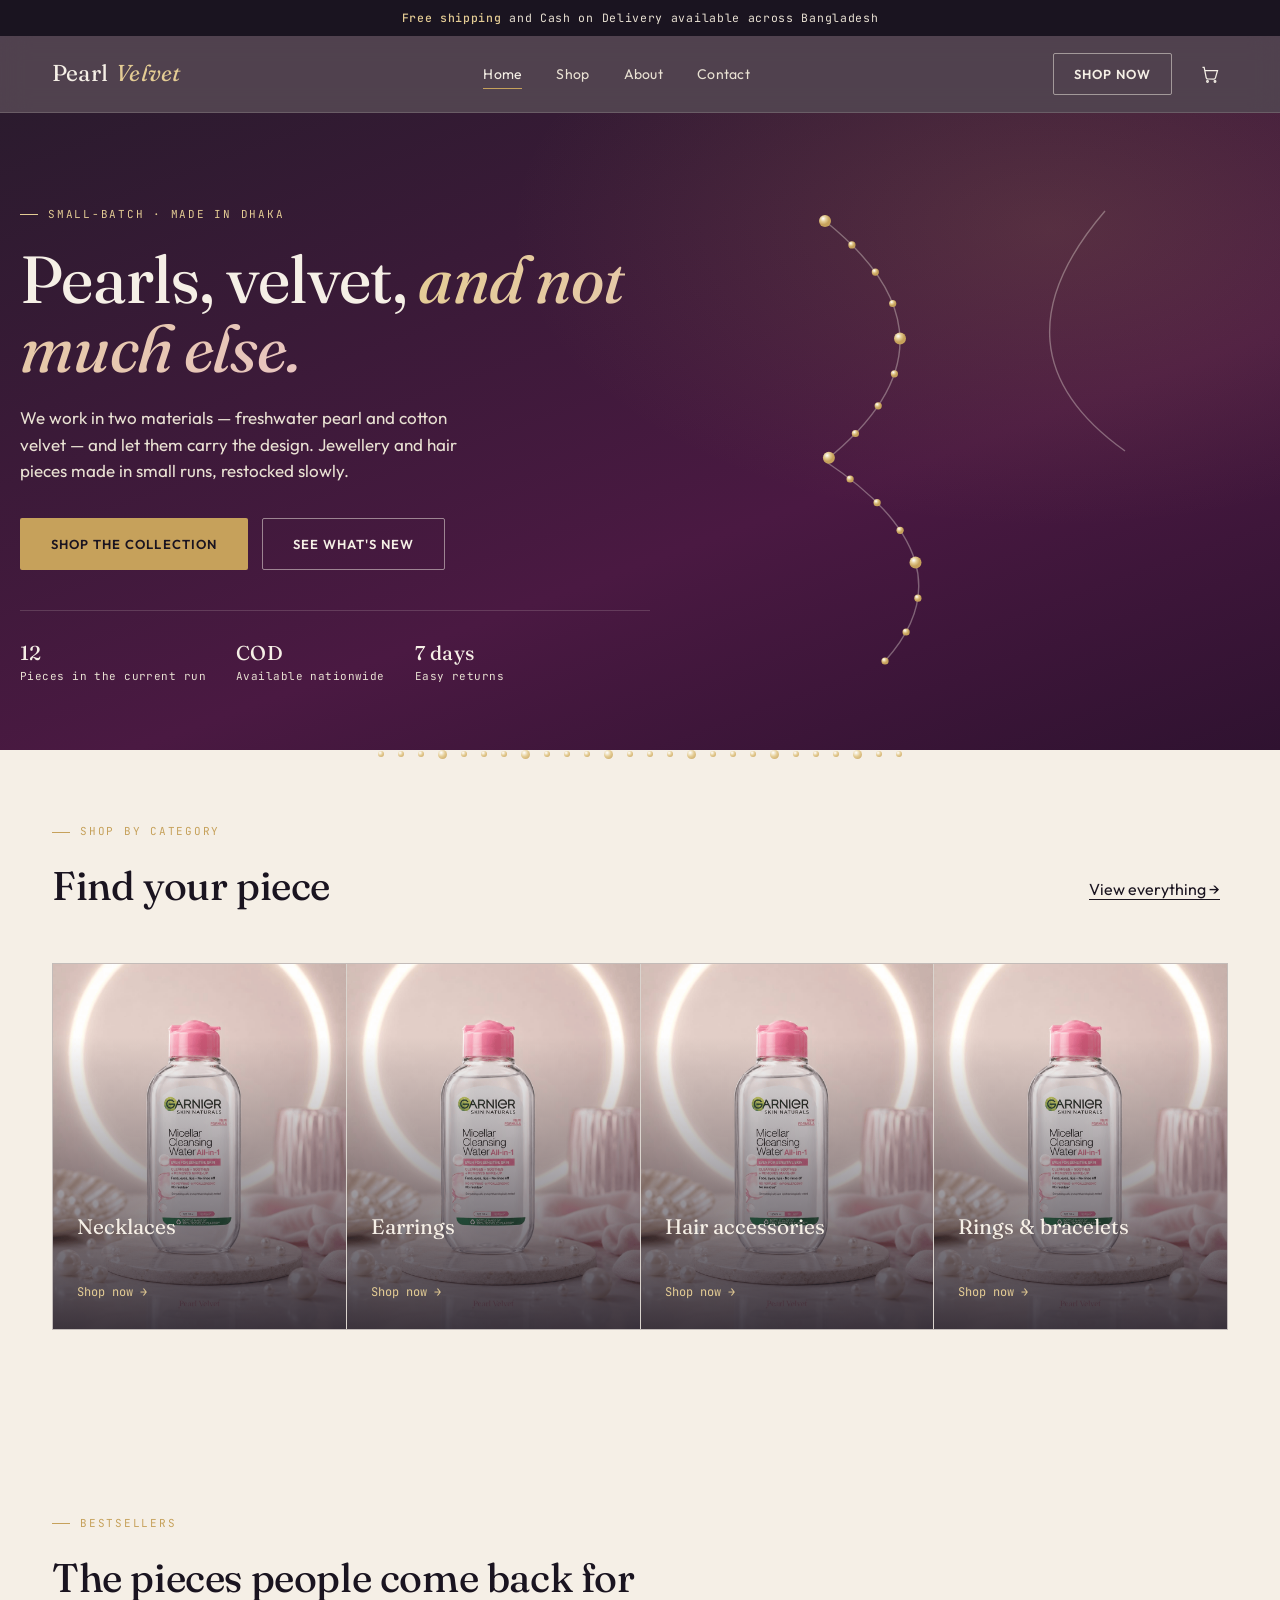
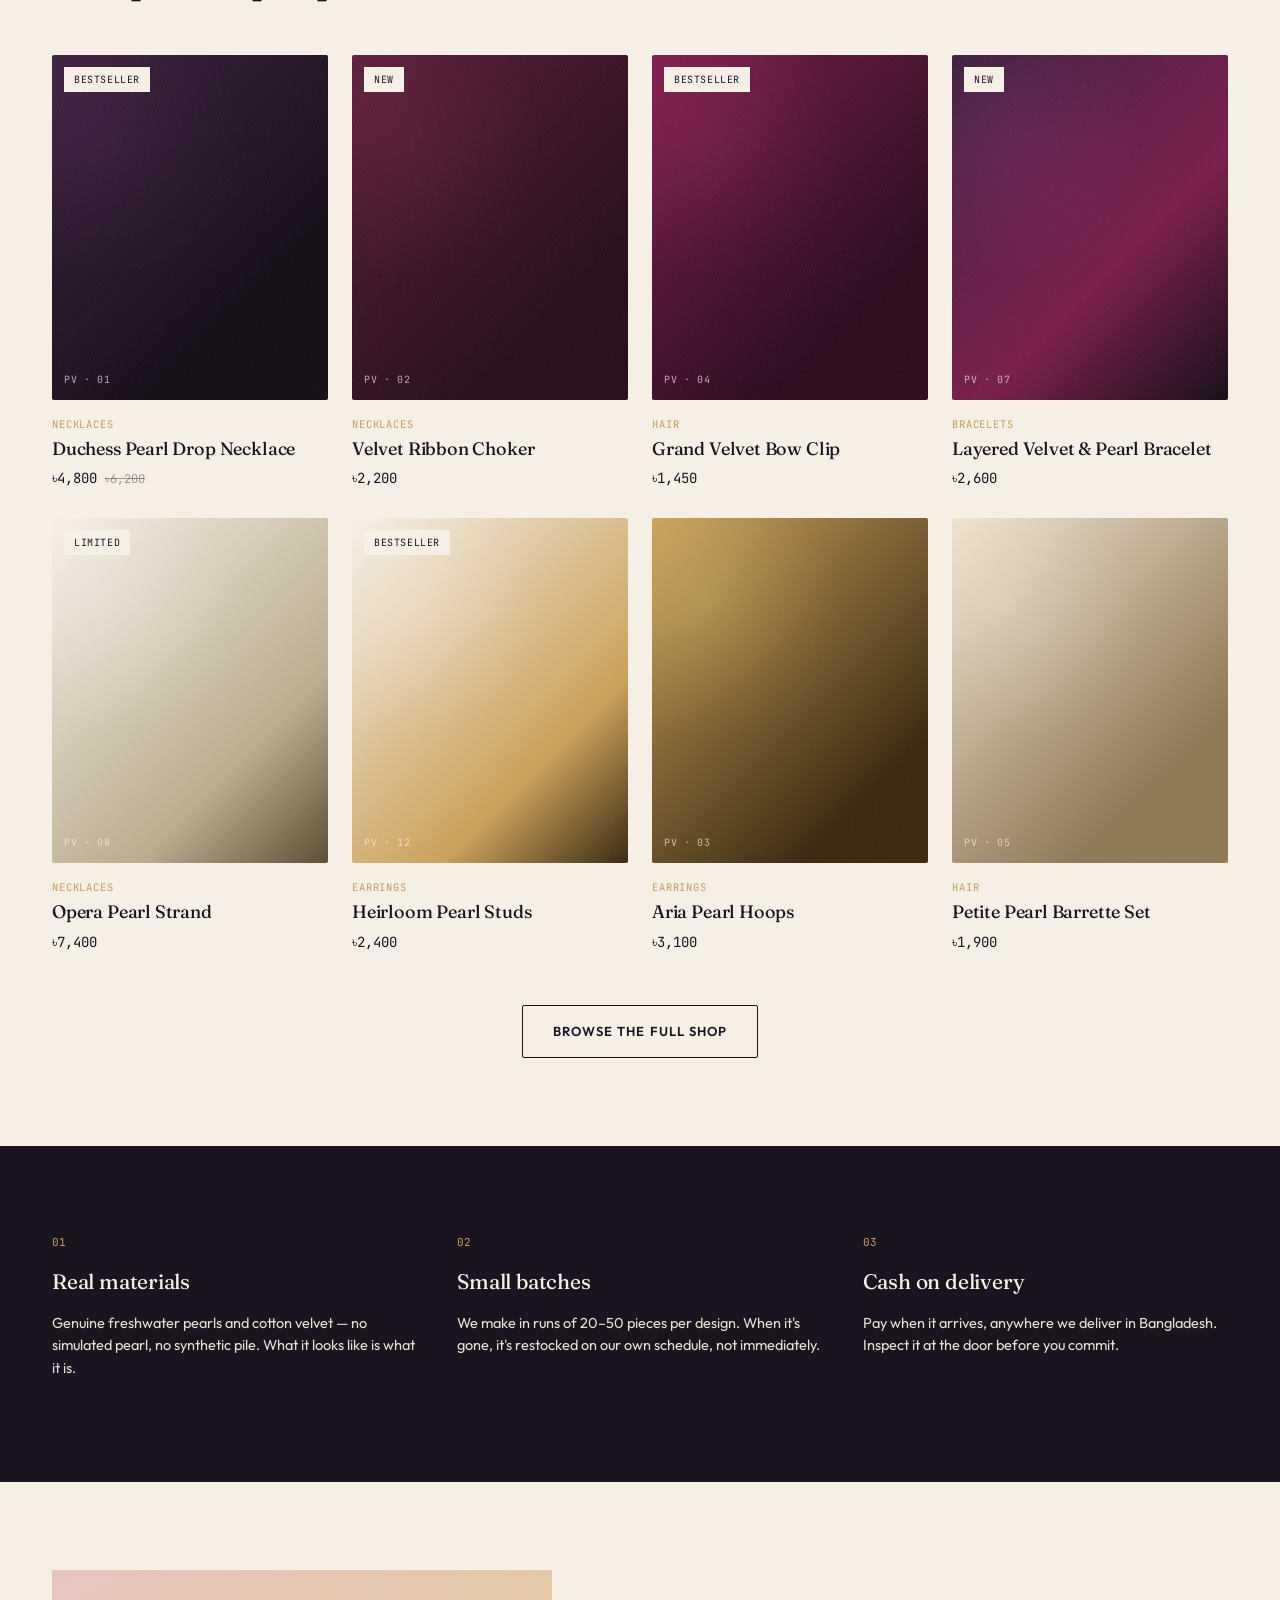
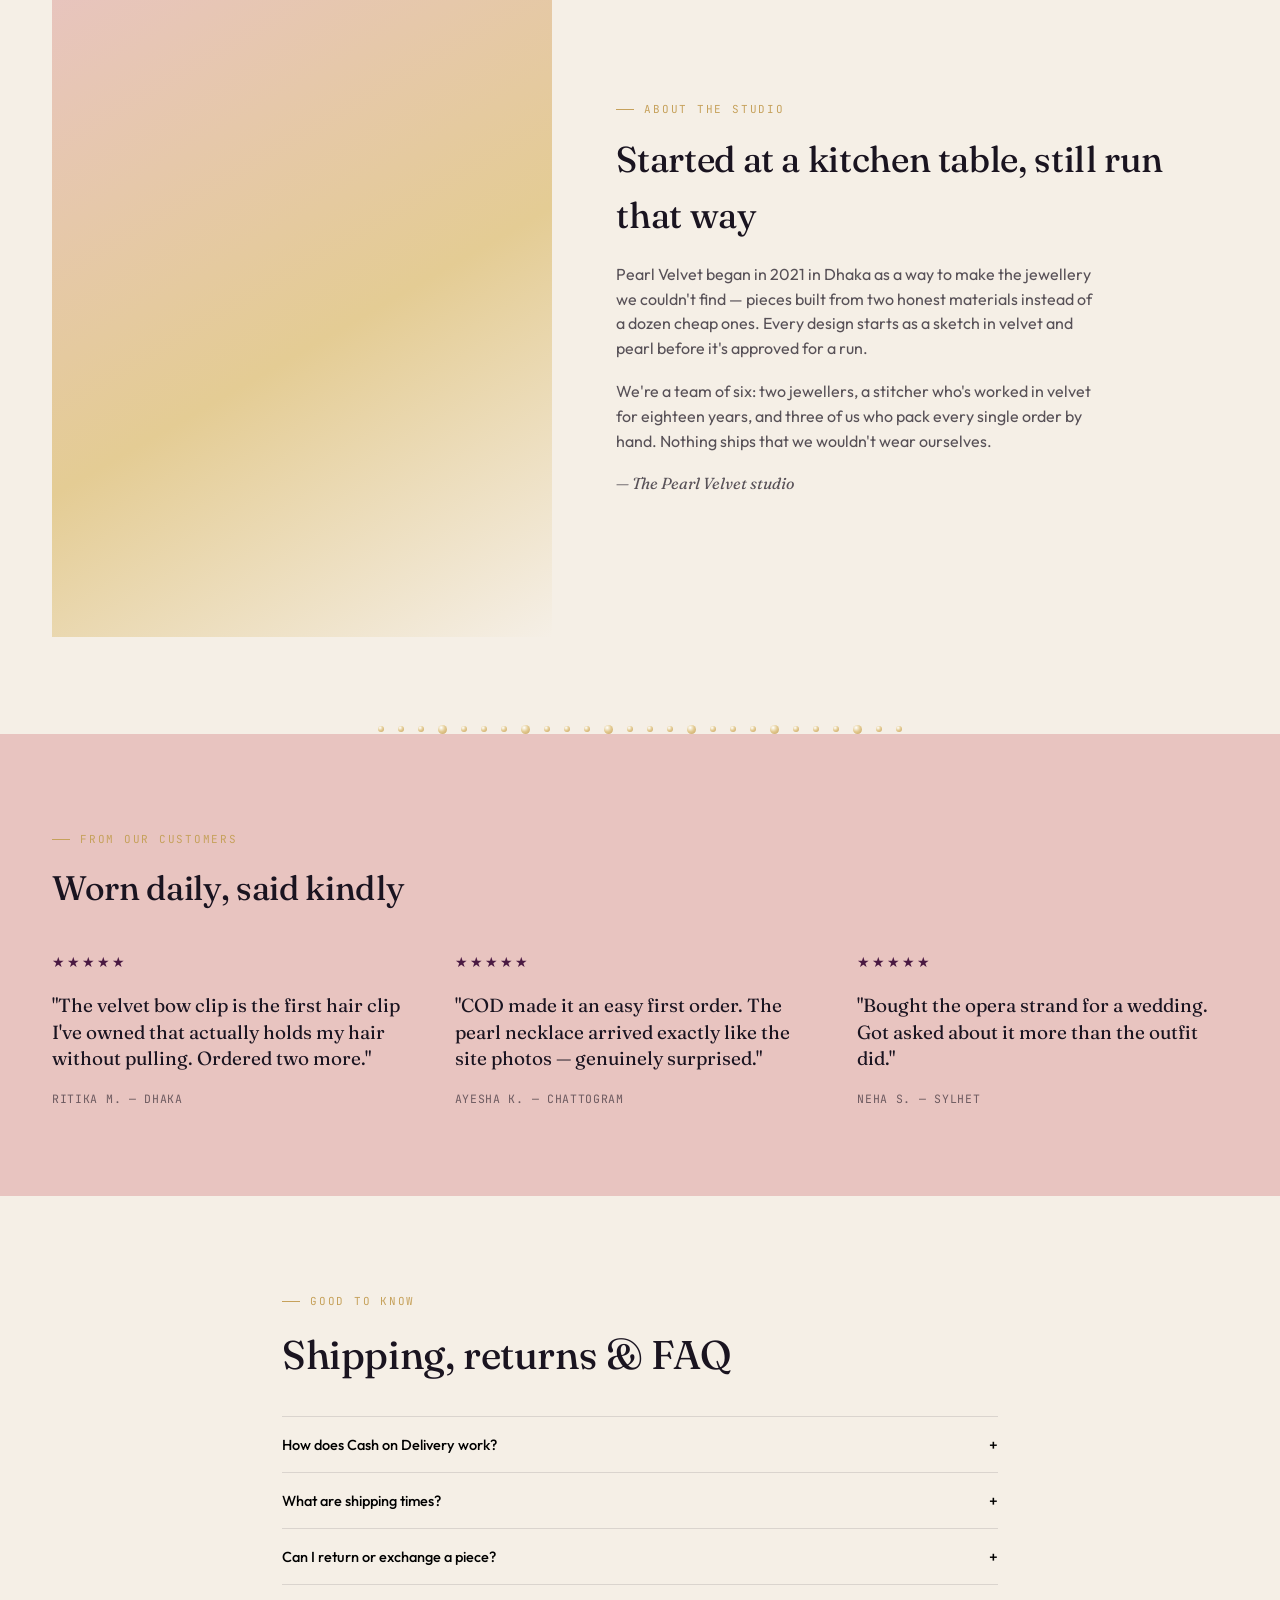
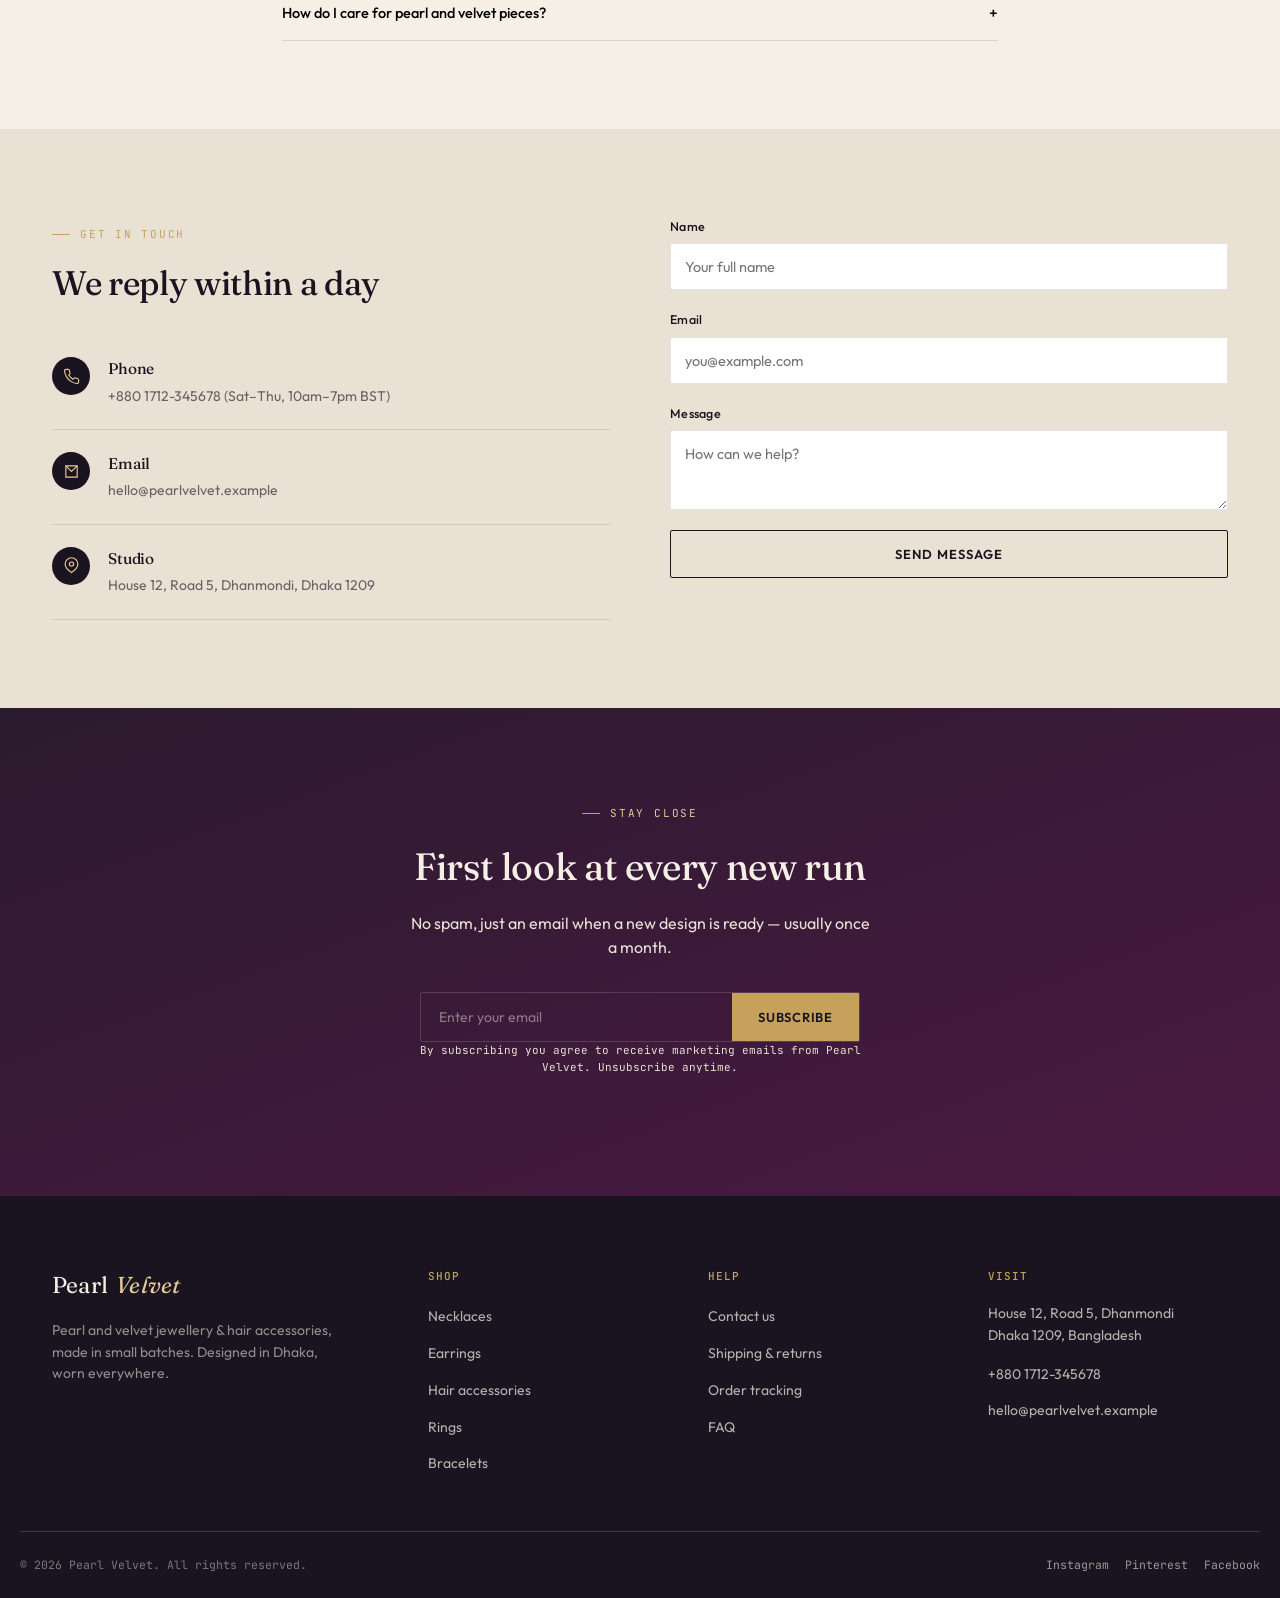
<file: index.html>
<!DOCTYPE html>
<html lang="en">
<head>
<meta charset="UTF-8">
<meta name="viewport" content="width=device-width, initial-scale=1.0">
<title>Pearl Velvet — Pearl & Velvet Jewellery, Made Slowly</title>
<meta name="description" content="Pearl Velvet is a small-batch jewellery and hair-accessory studio working in freshwater pearl and cotton velvet. Cash on delivery across Bangladesh.">
<link rel="icon" href="data:image/svg+xml,<svg xmlns=%22http://www.w3.org/2000/svg%22 viewBox=%220 0 32 32%22><circle cx=%2216%22 cy=%2216%22 r=%2211%22 fill=%22%23c6a15b%22/></svg>">
<link rel="stylesheet" href="style.css">
</head>
<body data-page="home">

<div id="site-header-root"></div>

<main>

  <!-- ============ HERO ============ -->
  <section class="hero" style="padding:0;">
    <div class="wrap hero-grid">
      <div class="hero-copy">
        <span class="eyebrow">Small-batch · Made in Dhaka</span>
        <h1>Pearls, velvet, <em>and not much else.</em></h1>
        <p>We work in two materials — freshwater pearl and cotton velvet — and let them carry the design. Jewellery and hair pieces made in small runs, restocked slowly.</p>
        <div class="hero-actions">
          <a href="shop.html" class="btn btn-gold">Shop the collection</a>
          <a href="#new-in" class="btn btn-outline-light">See what's new</a>
        </div>
        <div class="hero-meta">
          <div><strong>12</strong>Pieces in the current run</div>
          <div><strong>COD</strong>Available nationwide</div>
          <div><strong>7 days</strong>Easy returns</div>
        </div>
      </div>
      <div class="hero-art" aria-hidden="true">
        <svg viewBox="0 0 420 480" xmlns="http://www.w3.org/2000/svg">
          <path class="drape" d="M 60 20 Q 210 140 60 260 Q 210 360 120 460" />
          <path class="drape" d="M 340 10 Q 220 150 360 250" style="animation-delay:.3s" />
          <!-- beads along the main drape -->
          <g id="beads"></g>
        </svg>
      </div>
    </div>
  </section>

  <div class="wrap"><div class="pearl-strand" id="strand-1"></div></div>

  <!-- ============ CATEGORY STRIP ============ -->
  <section id="new-in" style="padding-top:56px;">
    <div class="wrap">
      <div class="section-head">
        <div>
          <span class="eyebrow">Shop by category</span>
          <h2>Find your piece</h2>
        </div>
        <a href="shop.html" class="btn-ghost">View everything →</a>
      </div>
      <div class="cat-strip">
        <a class="cat-card" href="shop.html?cat=Necklaces">
          <img class="cat-img" src="images/demo.png" alt="Necklaces" loading="lazy">
          <div class="cat-overlay">
            <span class="cat-name">Necklaces</span>
            <span class="cat-arrow">Shop now →</span>
          </div>
        </a>
        <a class="cat-card" href="shop.html?cat=Earrings">
          <img class="cat-img" src="images/demo.png" alt="Earrings" loading="lazy">
          <div class="cat-overlay">
            <span class="cat-name">Earrings</span>
            <span class="cat-arrow">Shop now →</span>
          </div>
        </a>
        <a class="cat-card" href="shop.html?cat=Hair">
          <img class="cat-img" src="images/demo.png" alt="Hair accessories" loading="lazy">
          <div class="cat-overlay">
            <span class="cat-name">Hair accessories</span>
            <span class="cat-arrow">Shop now →</span>
          </div>
        </a>
        <a class="cat-card" href="shop.html?cat=Rings">
          <img class="cat-img" src="images/demo.png" alt="Rings & bracelets" loading="lazy">
          <div class="cat-overlay">
            <span class="cat-name">Rings & bracelets</span>
            <span class="cat-arrow">Shop now →</span>
          </div>
        </a>
      </div>
    </div>
  </section>

  <!-- ============ FEATURED PRODUCTS ============ -->
  <section>
    <div class="wrap">
      <div class="section-head">
        <div>
          <span class="eyebrow">Bestsellers</span>
          <h2>The pieces people come back for</h2>
        </div>
      </div>
      <div class="product-grid" id="featured-grid"></div>
      <div class="grid-cta">
        <a href="shop.html" class="btn btn-outline-dark">Browse the full shop</a>
      </div>
    </div>
  </section>

  <!-- ============ FEATURE STRIP ============ -->
  <section class="feature-strip">
    <div class="wrap feature-grid">
      <div>
        <span class="num">01</span>
        <h3>Real materials</h3>
        <p>Genuine freshwater pearls and cotton velvet — no simulated pearl, no synthetic pile. What it looks like is what it is.</p>
      </div>
      <div>
        <span class="num">02</span>
        <h3>Small batches</h3>
        <p>We make in runs of 20–50 pieces per design. When it's gone, it's restocked on our own schedule, not immediately.</p>
      </div>
      <div>
        <span class="num">03</span>
        <h3>Cash on delivery</h3>
        <p>Pay when it arrives, anywhere we deliver in Bangladesh. Inspect it at the door before you commit.</p>
      </div>
    </div>
  </section>

  <!-- ============ ABOUT ============ -->
  <section id="about">
    <div class="wrap about-split">
      <div class="about-art"></div>
      <div class="about-copy">
        <span class="eyebrow">About the studio</span>
        <h2 style="margin-top:14px;font-size:clamp(26px,3.2vw,36px);">Started at a kitchen table, still run that way</h2>
        <p>Pearl Velvet began in 2021 in Dhaka as a way to make the jewellery we couldn't find — pieces built from two honest materials instead of a dozen cheap ones. Every design starts as a sketch in velvet and pearl before it's approved for a run.</p>
        <p>We're a team of six: two jewellers, a stitcher who's worked in velvet for eighteen years, and three of us who pack every single order by hand. Nothing ships that we wouldn't wear ourselves.</p>
        <p class="about-signature">— The Pearl Velvet studio</p>
      </div>
    </div>
  </section>

  <div class="wrap"><div class="pearl-strand" id="strand-2"></div></div>

  <!-- ============ TESTIMONIALS ============ -->
  <section class="testimonial-strip">
    <div class="wrap">
      <div class="section-head" style="margin-bottom:38px;">
        <div>
          <span class="eyebrow">From our customers</span>
          <h2 style="font-size:clamp(26px,3.2vw,34px);">Worn daily, said kindly</h2>
        </div>
      </div>
      <div class="testimonial-grid">
        <div class="testimonial-card">
          <div class="stars">★★★★★</div>
          <p>"The velvet bow clip is the first hair clip I've owned that actually holds my hair without pulling. Ordered two more."</p>
          <div class="testimonial-name">Ritika M. — Dhaka</div>
        </div>
        <div class="testimonial-card">
          <div class="stars">★★★★★</div>
          <p>"COD made it an easy first order. The pearl necklace arrived exactly like the site photos — genuinely surprised."</p>
          <div class="testimonial-name">Ayesha K. — Chattogram</div>
        </div>
        <div class="testimonial-card">
          <div class="stars">★★★★★</div>
          <p>"Bought the opera strand for a wedding. Got asked about it more than the outfit did."</p>
          <div class="testimonial-name">Neha S. — Sylhet</div>
        </div>
      </div>
    </div>
  </section>

  <!-- ============ FAQ ============ -->
  <section id="faq">
    <div class="wrap" style="max-width:780px;">
      <div class="section-head" style="margin-bottom:30px;">
        <div>
          <span class="eyebrow">Good to know</span>
          <h2>Shipping, returns & FAQ</h2>
        </div>
      </div>
      <div class="pd-accordion">
        <div class="acc-item">
          <button class="acc-trigger">How does Cash on Delivery work? <span class="plus">+</span></button>
          <div class="acc-panel"><ul><li>Choose Cash on Delivery at checkout — no card or online payment needed.</li><li>We confirm your order by phone or email within 24 hours.</li><li>Pay the courier in cash (or UPI, where the courier supports it) when your parcel arrives.</li></ul></div>
        </div>
        <div class="acc-item">
          <button class="acc-trigger">What are shipping times? <span class="plus">+</span></button>
          <div class="acc-panel"><ul><li>Dhaka: 1–3 business days.</li><li>Rest of Bangladesh: 3–6 business days.</li><li>Shipping is free on every order — no minimum spend, no exceptions.</li></ul></div>
        </div>
        <div class="acc-item">
          <button class="acc-trigger">Can I return or exchange a piece? <span class="plus">+</span></button>
          <div class="acc-panel"><ul><li>Unworn pieces in original packaging can be returned within 7 days of delivery.</li><li>Earrings are final sale for hygiene reasons.</li><li>Email hello@pearlvelvet.example with your order number to start a return.</li></ul></div>
        </div>
        <div class="acc-item">
          <button class="acc-trigger">How do I care for pearl and velvet pieces? <span class="plus">+</span></button>
          <div class="acc-panel"><ul><li>Wipe pearls with a soft dry cloth after wearing — avoid perfume and lotion contact.</li><li>Store velvet pieces flat, away from direct sunlight.</li><li>Spot clean velvet only; never machine wash.</li></ul></div>
        </div>
      </div>
    </div>
  </section>

  <!-- ============ CONTACT ============ -->
  <section class="contact-strip" id="contact">
    <div class="wrap contact-grid">
      <div>
        <span class="eyebrow">Get in touch</span>
        <h2 style="margin-top:14px;font-size:clamp(26px,3.2vw,34px);margin-bottom:26px;">We reply within a day</h2>
        <div class="contact-card">
          <div class="ic"><svg width="17" height="17" viewBox="0 0 24 24" fill="none" stroke="currentColor" stroke-width="1.6"><path d="M22 16.92v3a2 2 0 0 1-2.18 2 19.79 19.79 0 0 1-8.63-3.07 19.5 19.5 0 0 1-6-6 19.79 19.79 0 0 1-3.07-8.67A2 2 0 0 1 4.11 2h3a2 2 0 0 1 2 1.72c.127.96.362 1.903.7 2.81a2 2 0 0 1-.45 2.11L8.09 9.91a16 16 0 0 0 6 6l1.27-1.27a2 2 0 0 1 2.11-.45c.907.338 1.85.573 2.81.7A2 2 0 0 1 22 16.92z"/></svg></div>
          <div><h4>Phone</h4><p>+880 1712-345678 (Sat–Thu, 10am–7pm BST)</p></div>
        </div>
        <div class="contact-card">
          <div class="ic"><svg width="17" height="17" viewBox="0 0 24 24" fill="none" stroke="currentColor" stroke-width="1.6"><path d="M4 4h16v16H4z"/><path d="m4 4 8 8 8-8"/></svg></div>
          <div><h4>Email</h4><p>hello@pearlvelvet.example</p></div>
        </div>
        <div class="contact-card">
          <div class="ic"><svg width="17" height="17" viewBox="0 0 24 24" fill="none" stroke="currentColor" stroke-width="1.6"><path d="M21 10c0 6-9 12-9 12s-9-6-9-12a9 9 0 0 1 18 0z"/><circle cx="12" cy="10" r="3"/></svg></div>
          <div><h4>Studio</h4><p>House 12, Road 5, Dhanmondi, Dhaka 1209</p></div>
        </div>
      </div>
      <form class="contact-form" id="contact-form">
        <div class="form-field">
          <label for="cf-name">Name</label>
          <input type="text" id="cf-name" name="name" required placeholder="Your full name">
        </div>
        <div class="form-field">
          <label for="cf-email">Email</label>
          <input type="email" id="cf-email" name="email" required placeholder="you@example.com">
        </div>
        <div class="form-field">
          <label for="cf-message">Message</label>
          <textarea id="cf-message" name="message" required placeholder="How can we help?"></textarea>
        </div>
        <button type="submit" class="btn btn-outline-dark btn-block">Send message</button>
      </form>
    </div>
  </section>

  <!-- ============ NEWSLETTER ============ -->
  <section class="newsletter">
    <div class="wrap">
      <span class="eyebrow" style="color:var(--gold-light);justify-content:center;">Stay close</span>
      <h2 style="margin-top:16px;">First look at every new run</h2>
      <p>No spam, just an email when a new design is ready — usually once a month.</p>
      <form class="newsletter-form" id="newsletter-form">
        <input type="email" placeholder="Enter your email" required aria-label="Email address">
        <button type="submit">Subscribe</button>
      </form>
      <p class="newsletter-note">By subscribing you agree to receive marketing emails from Pearl Velvet. Unsubscribe anytime.</p>
    </div>
  </section>

</main>

<div id="site-footer-root"></div>

<script src="data.js"></script>
<script src="cart.js"></script>
<script src="chrome.js"></script>
<script src="render.js"></script>
<script src="main.js"></script>
</body>
</html>
</file>
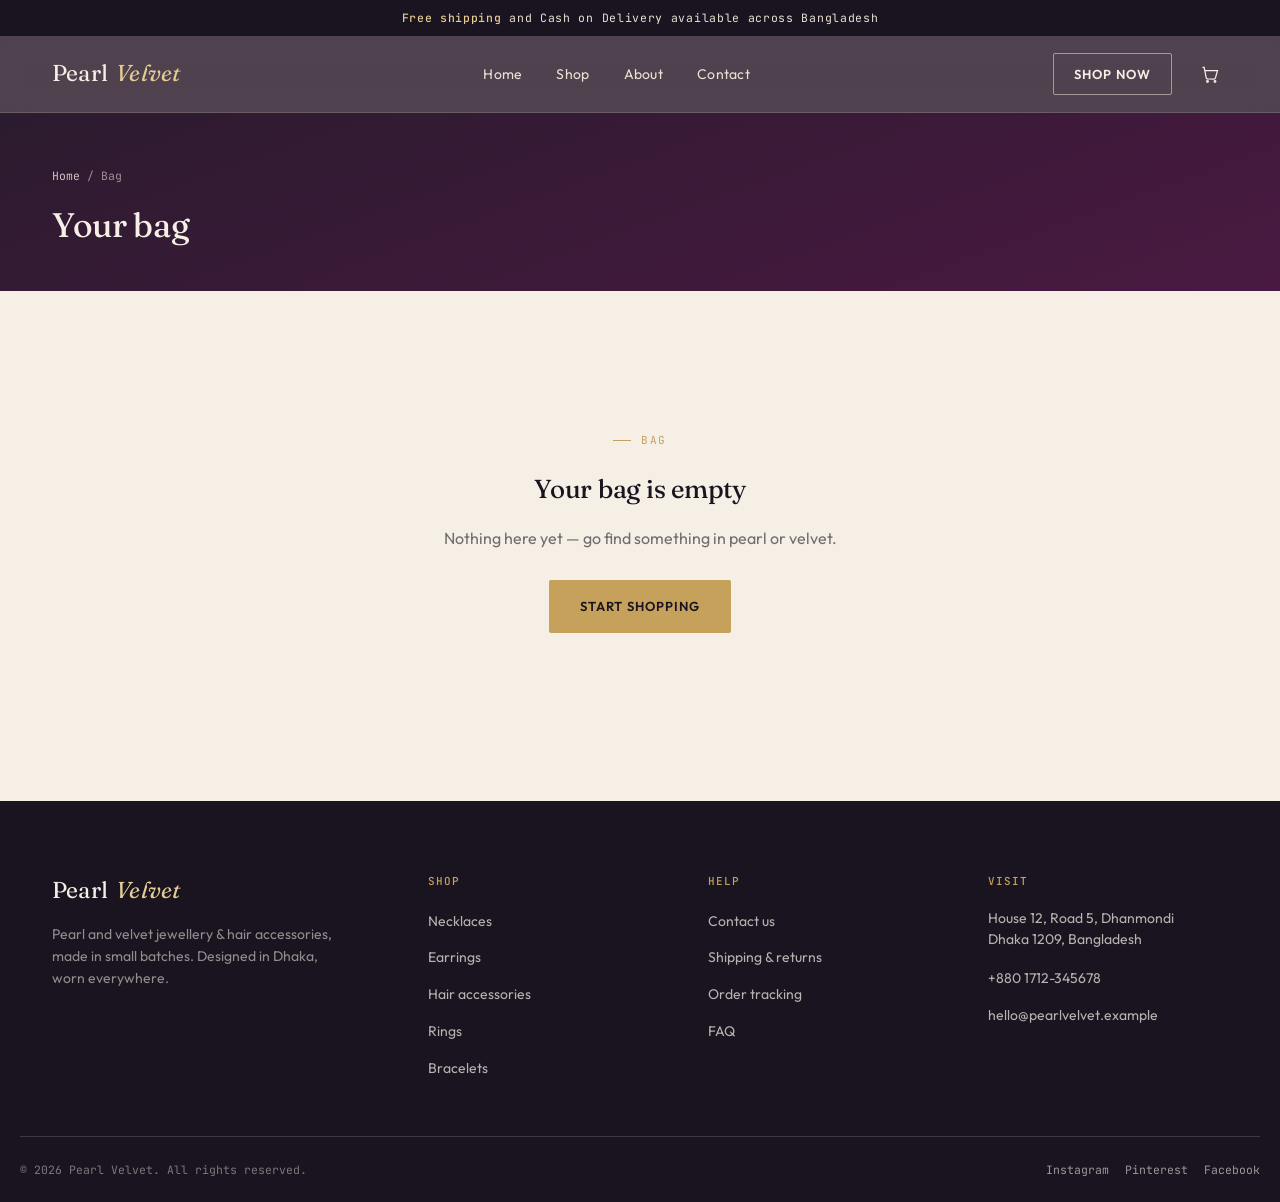
<file: cart.html>
<!DOCTYPE html>
<html lang="en">
<head>
<meta charset="UTF-8">
<meta name="viewport" content="width=device-width, initial-scale=1.0">
<title>Your Bag — Pearl Velvet</title>
<link rel="icon" href="data:image/svg+xml,<svg xmlns=%22http://www.w3.org/2000/svg%22 viewBox=%220 0 32 32%22><circle cx=%2216%22 cy=%2216%22 r=%2211%22 fill=%22%23c6a15b%22/></svg>">
<link rel="stylesheet" href="style.css">
</head>
<body data-page="cart">

<div id="site-header-root"></div>

<main>
  <div class="page-header" style="padding:40px 0;">
    <div class="wrap">
      <div class="breadcrumb"><a href="index.html">Home</a> / Bag</div>
      <h1 style="font-size:34px;">Your bag</h1>
    </div>
  </div>

  <section style="padding-top:52px;">
    <div class="wrap" id="cart-root">
      <!-- populated by cart-page.js -->
    </div>
  </section>
</main>

<div id="site-footer-root"></div>

<script src="data.js"></script>
<script src="cart.js"></script>
<script src="chrome.js"></script>
<script src="cart-page.js"></script>
</body>
</html>
</file>
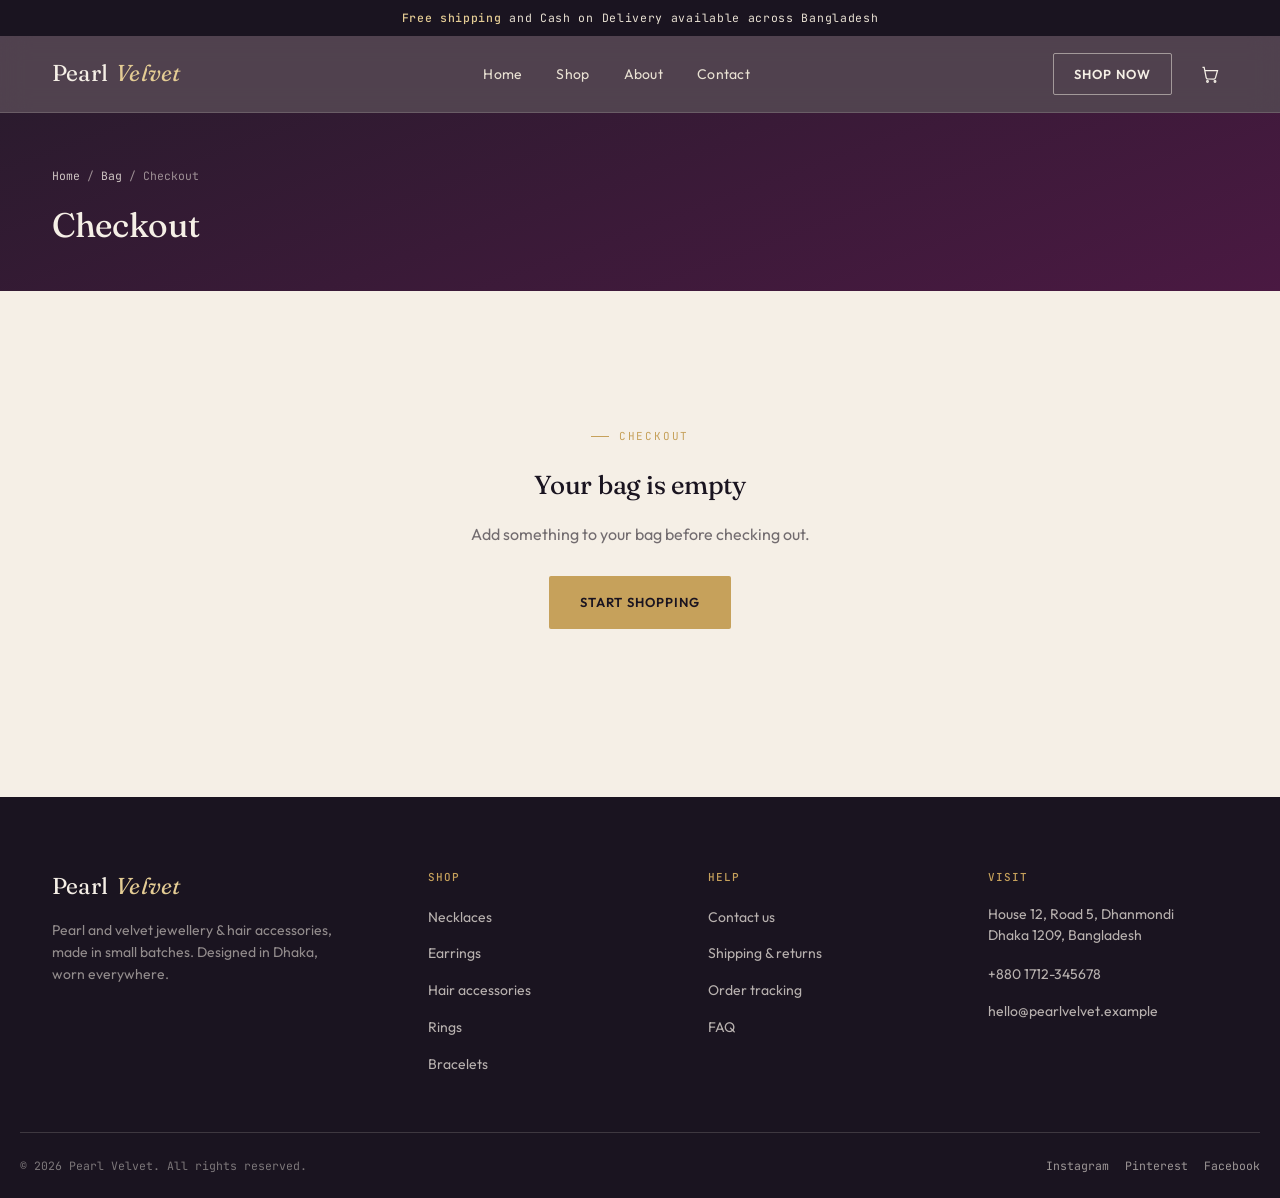
<file: checkout.html>
<!DOCTYPE html>
<html lang="en">
<head>
<meta charset="UTF-8">
<meta name="viewport" content="width=device-width, initial-scale=1.0">
<title>Checkout — Pearl Velvet</title>
<link rel="icon" href="data:image/svg+xml,<svg xmlns=%22http://www.w3.org/2000/svg%22 viewBox=%220 0 32 32%22><circle cx=%2216%22 cy=%2216%22 r=%2211%22 fill=%22%23c6a15b%22/></svg>">
<link rel="stylesheet" href="style.css">
</head>
<body data-page="checkout">

<div id="site-header-root"></div>

<main>
  <div class="page-header" style="padding:40px 0;">
    <div class="wrap">
      <div class="breadcrumb"><a href="index.html">Home</a> / <a href="cart.html">Bag</a> / Checkout</div>
      <h1 style="font-size:34px;">Checkout</h1>
    </div>
  </div>

  <section style="padding-top:48px;" id="checkout-section">
    <div class="wrap" id="checkout-root">
      <!-- populated by checkout.js -->
    </div>
  </section>
</main>

<div id="site-footer-root"></div>

<script src="data.js"></script>
<script src="cart.js"></script>
<script src="chrome.js"></script>
<script src="checkout.js"></script>
</body>
</html>
</file>
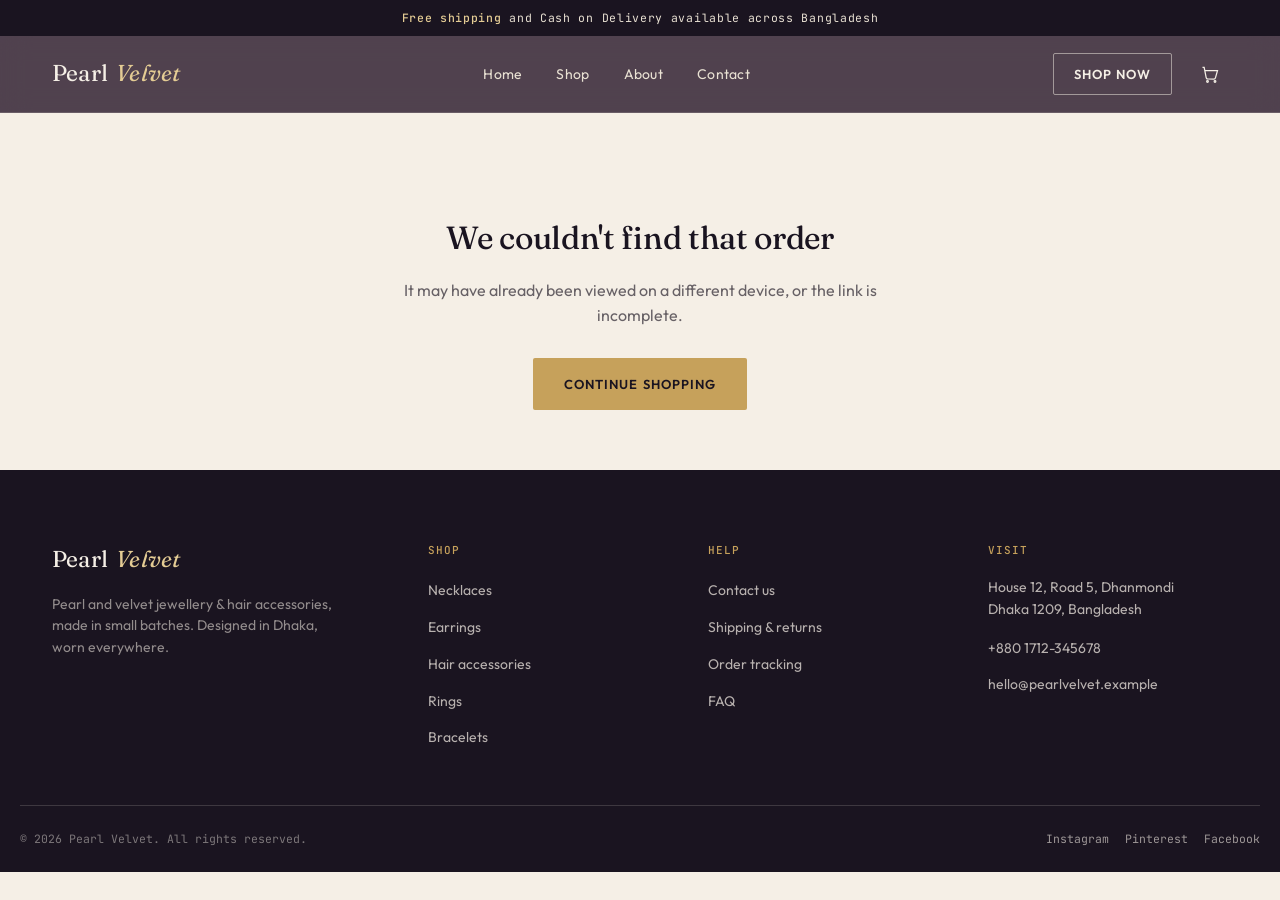
<file: order-success.html>
<!DOCTYPE html>
<html lang="en">
<head>
<meta charset="UTF-8">
<meta name="viewport" content="width=device-width, initial-scale=1.0">
<title>Order Confirmed — Pearl Velvet</title>
<link rel="icon" href="data:image/svg+xml,<svg xmlns=%22http://www.w3.org/2000/svg%22 viewBox=%220 0 32 32%22><circle cx=%2216%22 cy=%2216%22 r=%2211%22 fill=%22%23c6a15b%22/></svg>">
<link rel="stylesheet" href="style.css">
</head>
<body data-page="success">

<div id="site-header-root"></div>

<main>
  <div class="wrap" id="success-root">
    <!-- populated by success.js -->
  </div>
</main>

<div id="site-footer-root"></div>

<script src="data.js"></script>
<script src="cart.js"></script>
<script src="chrome.js"></script>
<script src="success.js"></script>
</body>
</html>
</file>
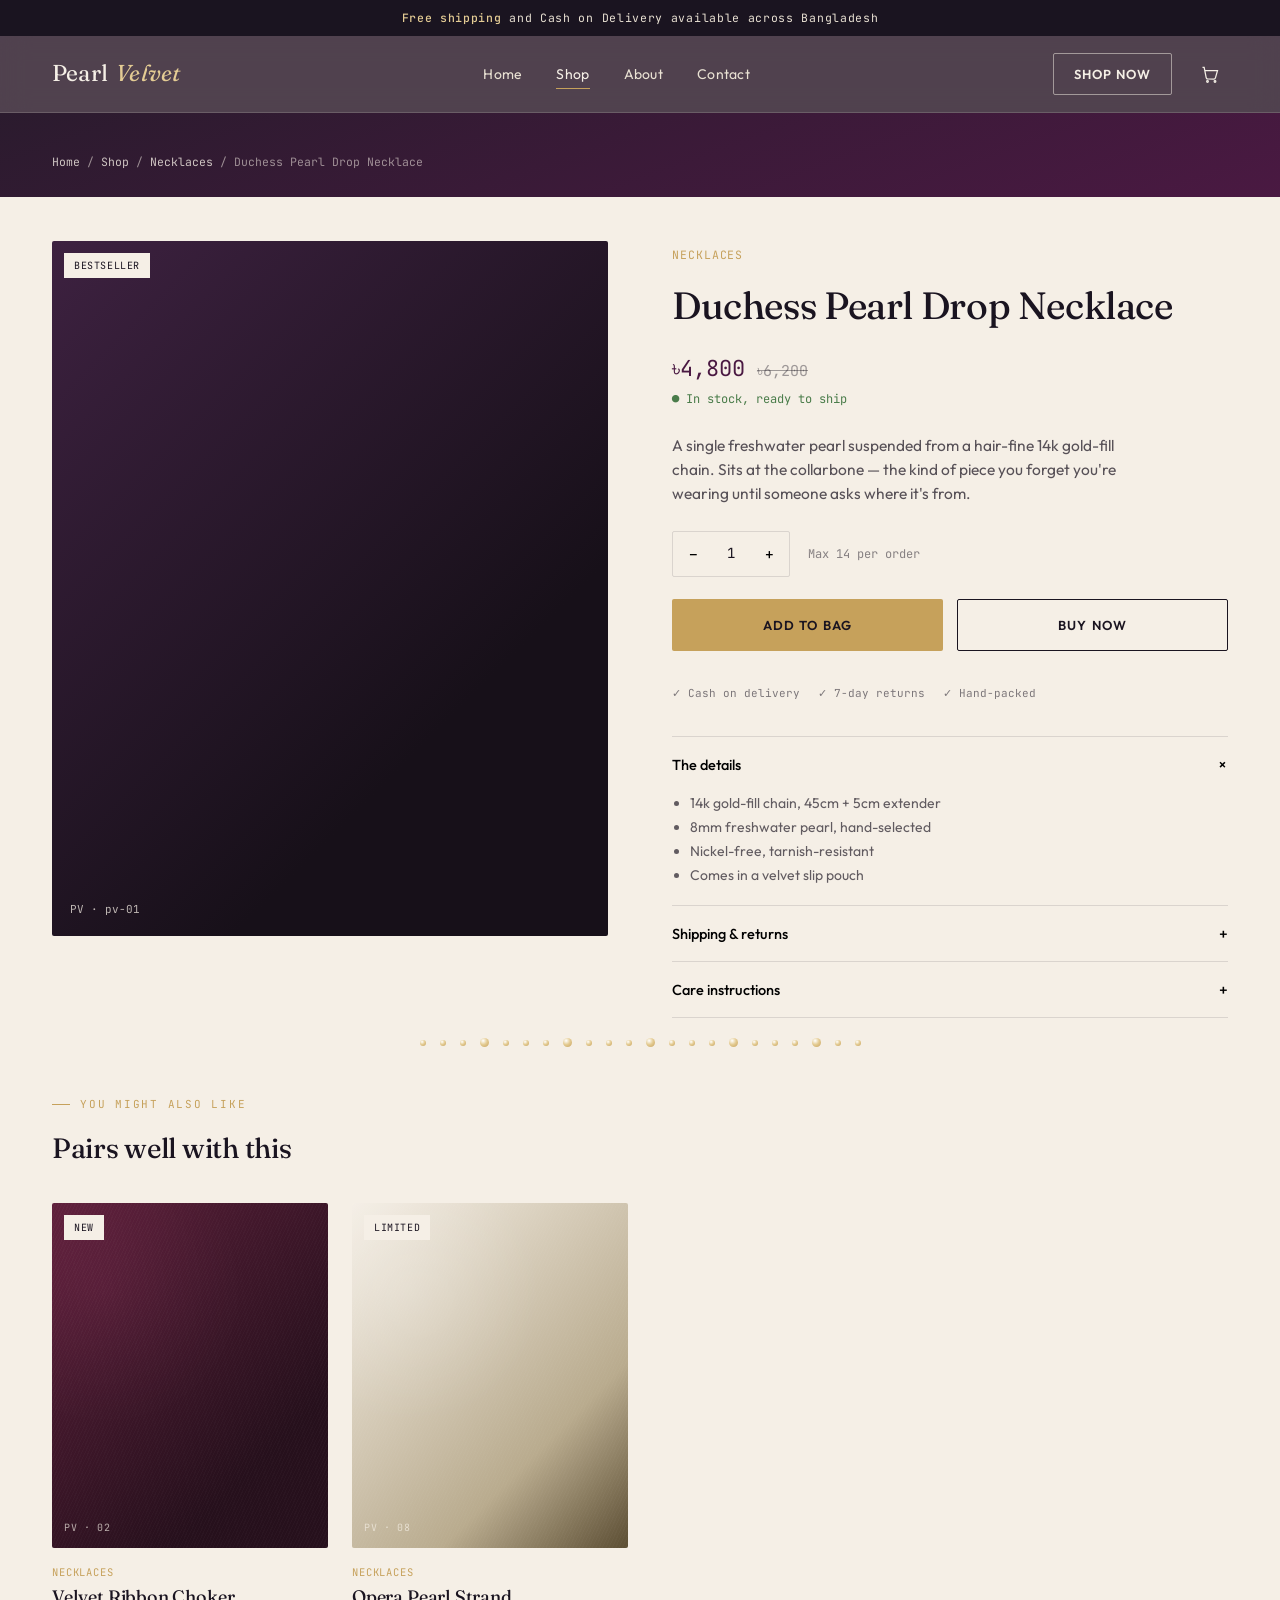
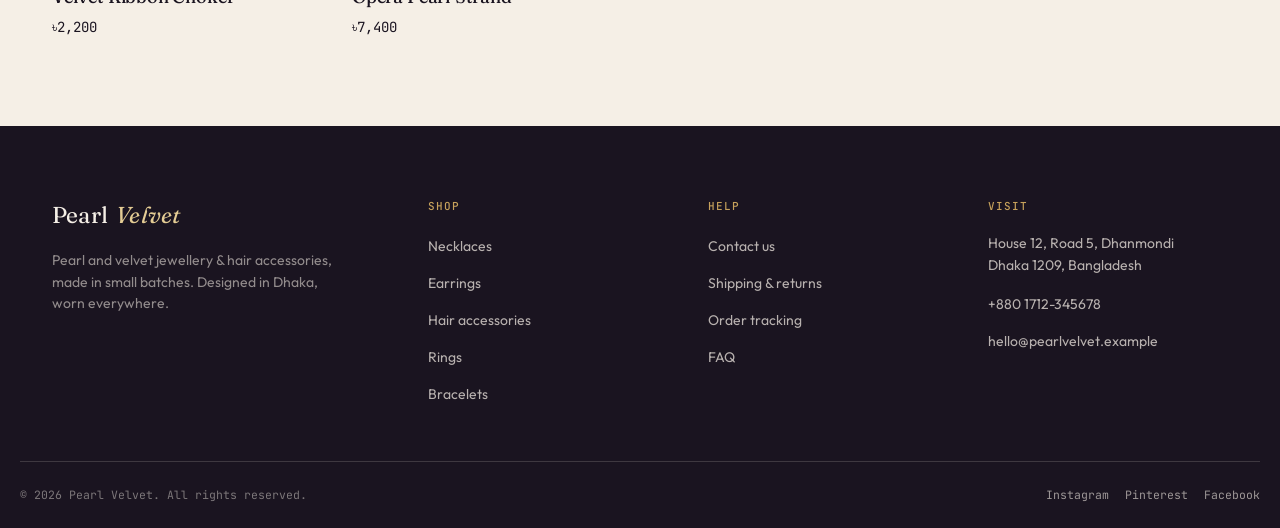
<file: product.html>
<!DOCTYPE html>
<html lang="en">
<head>
<meta charset="UTF-8">
<meta name="viewport" content="width=device-width, initial-scale=1.0">
<title id="pd-title">Product — Pearl Velvet</title>
<meta name="description" content="Shop pearl and velvet jewellery at Pearl Velvet. Cash on delivery available.">
<link rel="icon" href="data:image/svg+xml,<svg xmlns=%22http://www.w3.org/2000/svg%22 viewBox=%220 0 32 32%22><circle cx=%2216%22 cy=%2216%22 r=%2211%22 fill=%22%23c6a15b%22/></svg>">
<link rel="stylesheet" href="style.css">
</head>
<body data-page="shop">

<div id="site-header-root"></div>

<main>
  <div class="page-header" style="padding:26px 0;">
    <div class="wrap">
      <div class="breadcrumb" id="pd-breadcrumb"><a href="index.html">Home</a> / <a href="shop.html">Shop</a> / …</div>
    </div>
  </div>

  <section style="padding:44px 0 20px;">
    <div class="wrap product-detail" id="product-detail-root">
      <!-- populated by product.js -->
    </div>
  </section>

  <div class="wrap"><div class="pearl-strand" id="pd-strand"></div></div>

  <section id="related-section" style="padding-top:40px;">
    <div class="wrap">
      <div class="section-head related-heading">
        <div>
          <span class="eyebrow">You might also like</span>
          <h2 style="font-size:28px;">Pairs well with this</h2>
        </div>
      </div>
      <div class="product-grid" id="related-grid"></div>
    </div>
  </section>
</main>

<div id="site-footer-root"></div>

<script src="data.js"></script>
<script src="cart.js"></script>
<script src="chrome.js"></script>
<script src="render.js"></script>
<script src="product.js"></script>
</body>
</html>
</file>
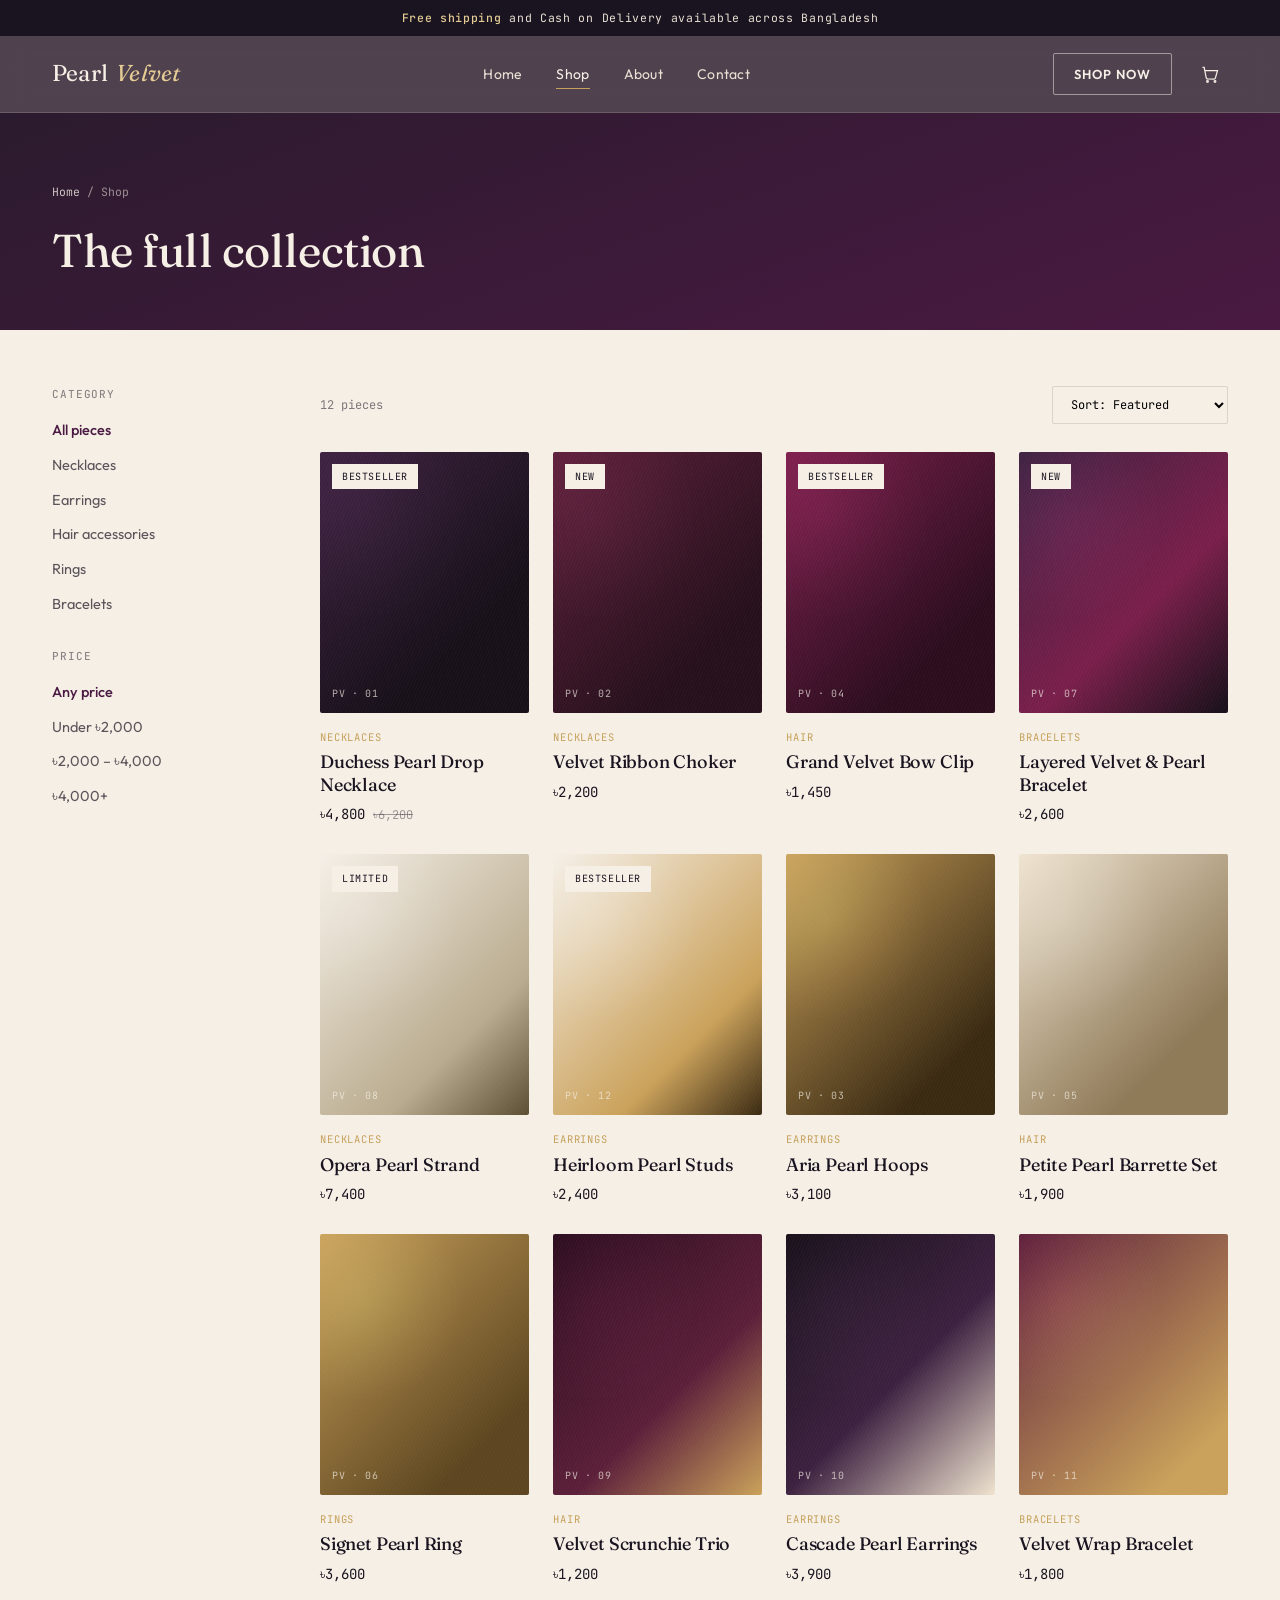
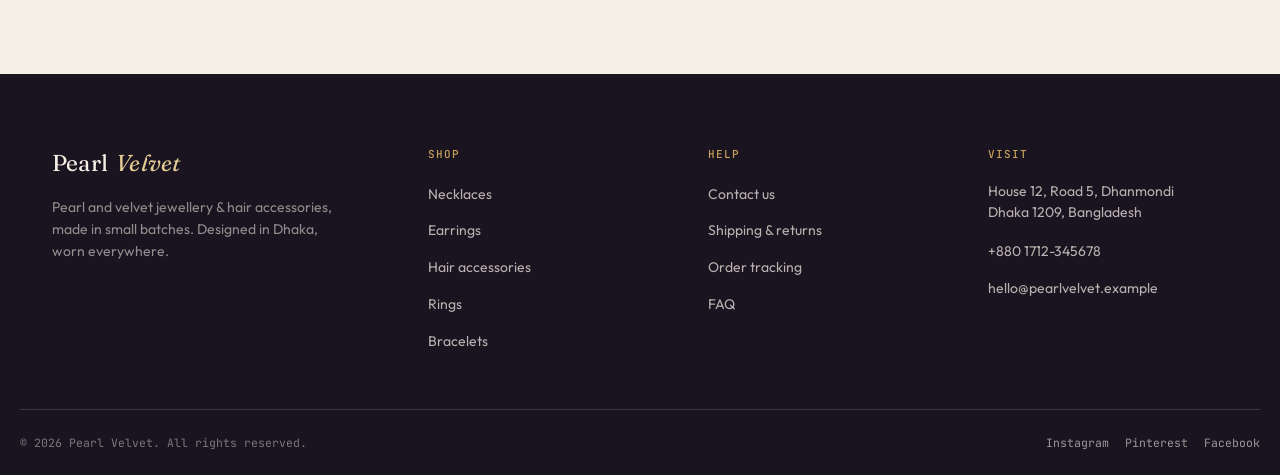
<file: shop.html>
<!DOCTYPE html>
<html lang="en">
<head>
<meta charset="UTF-8">
<meta name="viewport" content="width=device-width, initial-scale=1.0">
<title>Shop All — Pearl Velvet</title>
<meta name="description" content="Browse the full Pearl Velvet collection — pearl necklaces, earrings, velvet hair accessories, rings and bracelets.">
<link rel="icon" href="data:image/svg+xml,<svg xmlns=%22http://www.w3.org/2000/svg%22 viewBox=%220 0 32 32%22><circle cx=%2216%22 cy=%2216%22 r=%2211%22 fill=%22%23c6a15b%22/></svg>">
<link rel="stylesheet" href="style.css">
</head>
<body data-page="shop">

<div id="site-header-root"></div>

<main>
  <div class="page-header">
    <div class="wrap">
      <div class="breadcrumb"><a href="index.html">Home</a> / Shop</div>
      <h1>The full collection</h1>
    </div>
  </div>

  <section style="padding-top:56px;">
    <div class="wrap shop-layout">
      <aside class="shop-filters">
        <div class="filter-block">
          <h4>Category</h4>
          <ul id="filter-category">
            <li><button class="active" data-filter-cat="All">All pieces</button></li>
            <li><button data-filter-cat="Necklaces">Necklaces</button></li>
            <li><button data-filter-cat="Earrings">Earrings</button></li>
            <li><button data-filter-cat="Hair">Hair accessories</button></li>
            <li><button data-filter-cat="Rings">Rings</button></li>
            <li><button data-filter-cat="Bracelets">Bracelets</button></li>
          </ul>
        </div>
        <div class="filter-block">
          <h4>Price</h4>
          <ul id="filter-price">
            <li><button class="active" data-filter-price="all">Any price</button></li>
            <li><button data-filter-price="0-2000">Under ৳2,000</button></li>
            <li><button data-filter-price="2000-4000">৳2,000 – ৳4,000</button></li>
            <li><button data-filter-price="4000-99999">৳4,000+</button></li>
          </ul>
        </div>
      </aside>

      <div>
        <div class="shop-toolbar">
          <span class="result-count" id="result-count">12 pieces</span>
          <select class="sort-select" id="sort-select">
            <option value="featured">Sort: Featured</option>
            <option value="price-asc">Price: Low to high</option>
            <option value="price-desc">Price: High to low</option>
            <option value="name-asc">Name: A–Z</option>
          </select>
        </div>
        <div class="product-grid" id="shop-grid"></div>
      </div>
    </div>
  </section>
</main>

<div id="site-footer-root"></div>

<script src="data.js"></script>
<script src="cart.js"></script>
<script src="chrome.js"></script>
<script src="render.js"></script>
<script src="shop.js"></script>
</body>
</html>
</file>
<file: style.css>
/* ==========================================================================
   Pearl Velvet — stylesheet
   Palette:  --plum #2B1B2E   --burgundy #4A1942   --ink #1A1420
             --ivory #F5EFE6  --gold #C6A15B        --blush #E8C4C0
   Type:     Fraunces (display) / Outfit (body) / JetBrains Mono (utility)
   ========================================================================== */

@import url("https://fonts.googleapis.com/css2?family=Fraunces:ital,opsz,wght@0,9..144,300;0,9..144,450;0,9..144,600;1,9..144,450&family=Outfit:wght@300;400;500;600;700&family=JetBrains+Mono:wght@400;500&display=swap");

:root {
  --plum: #2b1b2e;
  --burgundy: #4a1942;
  --ink: #1a1420;
  --ivory: #f5efe6;
  --ivory-dim: #e9e1d3;
  --gold: #c6a15b;
  --gold-light: #e4cc94;
  --blush: #e8c4c0;
  --line-on-dark: rgba(245, 239, 230, 0.16);
  --line-on-light: rgba(26, 20, 32, 0.12);

  --font-display: "Fraunces", Georgia, serif;
  --font-body: "Outfit", -apple-system, BlinkMacSystemFont, sans-serif;
  --font-mono: "JetBrains Mono", ui-monospace, monospace;

  --max-w: 1240px;
  --radius: 2px;
  --ease: cubic-bezier(0.22, 1, 0.36, 1);
}

* { box-sizing: border-box; }
html { scroll-behavior: smooth; }

@media (prefers-reduced-motion: reduce) {
  html { scroll-behavior: auto; }
  *, *::before, *::after {
    animation-duration: 0.01ms !important;
    animation-iteration-count: 1 !important;
    transition-duration: 0.01ms !important;
    scroll-behavior: auto !important;
  }
}

body {
  margin: 0;
  background: var(--ivory);
  color: var(--ink);
  font-family: var(--font-body);
  font-size: 16px;
  line-height: 1.55;
  -webkit-font-smoothing: antialiased;
}

img { max-width: 100%; display: block; }
a { color: inherit; text-decoration: none; }
button { font-family: inherit; cursor: pointer; }

.wrap {
  max-width: var(--max-w);
  margin: 0 auto;
  padding: 0 32px;
}

h1, h2, h3, h4 {
  font-family: var(--font-display);
  font-weight: 450;
  margin: 0;
  letter-spacing: -0.01em;
}

.eyebrow {
  font-family: var(--font-mono);
  font-size: 11px;
  letter-spacing: 0.16em;
  text-transform: uppercase;
  color: var(--gold);
  display: inline-flex;
  align-items: center;
  gap: 10px;
}
.eyebrow::before {
  content: "";
  width: 18px;
  height: 1px;
  background: var(--gold);
  display: inline-block;
}

:focus-visible {
  outline: 2px solid var(--gold);
  outline-offset: 3px;
}

/* ---------- buttons ---------- */
.btn {
  display: inline-flex;
  align-items: center;
  justify-content: center;
  gap: 8px;
  padding: 15px 30px;
  font-family: var(--font-body);
  font-size: 13px;
  font-weight: 600;
  letter-spacing: 0.08em;
  text-transform: uppercase;
  border: 1px solid transparent;
  border-radius: var(--radius);
  transition: background 0.25s var(--ease), color 0.25s var(--ease), border-color 0.25s var(--ease), transform 0.2s var(--ease);
  white-space: nowrap;
}
.btn:active { transform: translateY(1px); }

.btn-gold {
  background: var(--gold);
  color: var(--ink);
}
.btn-gold:hover { background: var(--gold-light); }

.btn-outline-dark {
  border-color: var(--ink);
  color: var(--ink);
  background: transparent;
}
.btn-outline-dark:hover { background: var(--ink); color: var(--ivory); }

.btn-outline-light {
  border-color: rgba(245, 239, 230, 0.5);
  color: var(--ivory);
  background: transparent;
}
.btn-outline-light:hover { background: var(--ivory); color: var(--ink); border-color: var(--ivory); }

.btn-ghost {
  color: var(--ink);
  background: transparent;
  padding: 15px 8px;
  text-decoration: underline;
  text-underline-offset: 4px;
}

.btn-block { width: 100%; }
.btn[disabled] { opacity: 0.45; cursor: not-allowed; }

/* ---------- pearl-strand divider (signature element) ----------
   A knotted string of pearls, echoing the strand product & the
   brand's own materials. Used between major sections. */
.pearl-strand {
  display: flex;
  align-items: center;
  justify-content: center;
  gap: 14px;
  padding: 0;
  overflow: hidden;
}
.pearl-strand span {
  width: 6px;
  height: 6px;
  border-radius: 50%;
  background: radial-gradient(circle at 35% 30%, #fff, var(--gold-light) 45%, var(--gold) 100%);
  opacity: 0;
  transform: translateY(6px);
  animation: pv-pearl-in 0.6s var(--ease) forwards;
}
.pearl-strand span:nth-child(4n) { width: 9px; height: 9px; }
@keyframes pv-pearl-in {
  to { opacity: 1; transform: translateY(0); }
}
.pearl-strand.dark span { background: radial-gradient(circle at 35% 30%, #fff, var(--blush) 45%, var(--gold) 100%); }

/* ==========================================================================
   Header
   ========================================================================== */
.site-header {
  position: sticky;
  top: 0;
  z-index: 100;
  background: rgba(43, 27, 46, 0.82);
  backdrop-filter: blur(14px) saturate(140%);
  -webkit-backdrop-filter: blur(14px) saturate(140%);
  border-bottom: 1px solid var(--line-on-dark);
}
.header-row {
  display: flex;
  align-items: center;
  justify-content: space-between;
  height: 76px;
  gap: 24px;
}
.logo {
  font-family: var(--font-display);
  font-size: 23px;
  color: var(--ivory);
  letter-spacing: 0.01em;
  display: flex;
  align-items: baseline;
  gap: 8px;
}
.logo em {
  font-style: italic;
  color: var(--gold-light);
}
.main-nav {
  display: flex;
  gap: 34px;
  list-style: none;
  margin: 0;
  padding: 0;
}
.main-nav a {
  color: var(--ivory-dim);
  font-size: 14px;
  letter-spacing: 0.02em;
  position: relative;
  padding: 6px 0;
  transition: color 0.2s var(--ease);
}
.main-nav a:hover, .main-nav a.active { color: var(--ivory); }
.main-nav a.active::after {
  content: "";
  position: absolute;
  left: 0; right: 0; bottom: 0;
  height: 1px;
  background: var(--gold);
}
.header-actions {
  display: flex;
  align-items: center;
  gap: 20px;
}
.icon-btn {
  position: relative;
  display: inline-flex;
  align-items: center;
  justify-content: center;
  color: var(--ivory);
  width: 36px; height: 36px;
}
.icon-btn svg { width: 20px; height: 20px; }
.cart-badge {
  position: absolute;
  top: -2px; right: -4px;
  background: var(--gold);
  color: var(--ink);
  font-family: var(--font-mono);
  font-size: 10px;
  font-weight: 500;
  width: 16px; height: 16px;
  border-radius: 50%;
  align-items: center;
  justify-content: center;
  display: none;
}
.nav-toggle {
  display: none;
  background: none;
  border: none;
  color: var(--ivory);
  width: 36px; height: 36px;
}

.announce-bar {
  background: var(--ink);
  color: var(--ivory-dim);
  text-align: center;
  font-family: var(--font-mono);
  font-size: 11.5px;
  letter-spacing: 0.06em;
  padding: 9px 12px;
}
.announce-bar strong { color: var(--gold-light); font-weight: 500; }

/* ==========================================================================
   Hero
   ========================================================================== */
.hero {
  position: relative;
  background:
    radial-gradient(ellipse 900px 500px at 82% 18%, rgba(198, 161, 91, 0.16), transparent 60%),
    linear-gradient(160deg, var(--plum) 0%, var(--burgundy) 62%, #2f1230 100%);
  color: var(--ivory);
  overflow: hidden;
}
.hero-grid {
  display: grid;
  grid-template-columns: 1.05fr 0.95fr;
  align-items: center;
  gap: 40px;
  padding: 84px 0 64px;
  min-height: 560px;
}
.hero-copy .eyebrow { color: var(--gold-light); }
.hero-copy .eyebrow::before { background: var(--gold-light); }
.hero-copy h1 {
  font-size: clamp(40px, 5.2vw, 68px);
  line-height: 1.04;
  margin: 22px 0 22px;
  color: var(--ivory);
}
.hero-copy h1 em {
  font-style: italic;
  color: transparent;
  background: linear-gradient(120deg, var(--gold-light), var(--blush));
  -webkit-background-clip: text;
  background-clip: text;
}
.hero-copy p {
  font-size: 17px;
  color: var(--ivory-dim);
  max-width: 440px;
  margin: 0 0 34px;
}
.hero-actions { display: flex; gap: 14px; flex-wrap: wrap; margin-bottom: 40px; }
.hero-meta {
  display: flex;
  gap: 30px;
  padding-top: 26px;
  border-top: 1px solid var(--line-on-dark);
}
.hero-meta div { font-family: var(--font-mono); font-size: 11px; color: var(--ivory-dim); letter-spacing: 0.04em; }
.hero-meta strong { display: block; font-family: var(--font-display); font-size: 20px; color: var(--ivory); font-weight: 450; }

/* Hero art: SVG pearl strand draping like a necklace on a bust-form line */
.hero-art { position: relative; height: 480px; }
.hero-art svg { width: 100%; height: 100%; }
.hero-art .drape {
  stroke: rgba(245, 239, 230, 0.35);
  stroke-width: 1.4;
  fill: none;
  stroke-dasharray: 700;
  stroke-dashoffset: 700;
  animation: pv-draw 1.8s var(--ease) 0.2s forwards;
}
@keyframes pv-draw { to { stroke-dashoffset: 0; } }
.hero-art .bead {
  opacity: 0;
  animation: pv-bead-in 0.5s var(--ease) forwards;
  transform-origin: center;
}
@keyframes pv-bead-in {
  from { opacity: 0; transform: scale(0.2); }
  to { opacity: 1; transform: scale(1); }
}
.hero-art .bead:hover { filter: drop-shadow(0 0 6px var(--gold-light)); }

/* ==========================================================================
   Section scaffolding
   ========================================================================== */
section { padding: 88px 0; }
.section-head {
  display: flex;
  align-items: flex-end;
  justify-content: space-between;
  gap: 24px;
  margin-bottom: 46px;
  flex-wrap: wrap;
}
.section-head h2 { font-size: clamp(28px, 3.4vw, 40px); margin-top: 14px; }
.section-head p { color: rgba(26,20,32,0.62); max-width: 440px; margin: 10px 0 0; }

/* ==========================================================================
   Category strip
   ========================================================================== */
.cat-strip {
  display: grid;
  grid-template-columns: repeat(4, 1fr);
  gap: 1px;
  background: var(--line-on-light);
  border: 1px solid var(--line-on-light);
}
.cat-card {
  position: relative;
  background: var(--ink);
  aspect-ratio: 4 / 5;
  overflow: hidden;
  display: block;
}
.cat-img {
  position: absolute;
  inset: 0;
  width: 100%;
  height: 100%;
  object-fit: cover;
  transition: transform 0.6s var(--ease);
}
.cat-card:hover .cat-img { transform: scale(1.06); }
.cat-overlay {
  position: absolute;
  inset: 0;
  display: flex;
  flex-direction: column;
  justify-content: flex-end;
  gap: 40px;
  padding: 28px 24px;
  background: linear-gradient(to top, rgba(26,20,32,0.82) 0%, rgba(26,20,32,0.25) 55%, rgba(26,20,32,0) 80%);
}
.cat-overlay .cat-name { font-family: var(--font-display); font-size: 21px; color: var(--ivory); }
.cat-overlay .cat-arrow { font-family: var(--font-mono); font-size: 12px; color: var(--gold-light); display: flex; align-items: center; gap: 8px; }

/* ==========================================================================
   Product grid & cards
   ========================================================================== */
.filter-row {
  display: flex;
  gap: 10px;
  flex-wrap: wrap;
  margin-bottom: 36px;
}
.chip {
  border: 1px solid var(--line-on-light);
  background: transparent;
  color: var(--ink);
  padding: 9px 18px;
  border-radius: 30px;
  font-size: 13px;
  letter-spacing: 0.02em;
  transition: all 0.2s var(--ease);
}
.chip:hover { border-color: var(--gold); }
.chip.active { background: var(--ink); border-color: var(--ink); color: var(--ivory); }

.product-grid {
  display: grid;
  grid-template-columns: repeat(4, 1fr);
  gap: 28px 24px;
}
.product-card {
  display: flex;
  flex-direction: column;
  background: none;
  border: none;
  text-align: left;
  padding: 0;
  color: inherit;
}
.product-swatch {
  position: relative;
  aspect-ratio: 4 / 5;
  border-radius: var(--radius);
  overflow: hidden;
  margin-bottom: 16px;
  isolation: isolate;
}
.product-swatch::after {
  content: "";
  position: absolute; inset: 0;
  background-image: radial-gradient(circle at 20% 25%, rgba(255,255,255,0.16), transparent 40%);
  mix-blend-mode: overlay;
}
.product-swatch::before {
  /* velvet texture: fine noise via repeating gradient */
  content: "";
  position: absolute; inset: 0;
  background-image: repeating-linear-gradient(115deg, rgba(255,255,255,0.045) 0px, rgba(255,255,255,0.045) 1px, transparent 1px, transparent 3px);
  opacity: 0.5;
}
.product-swatch .pv-mono {
  position: absolute;
  bottom: 12px; left: 12px;
  font-family: var(--font-mono);
  font-size: 10px;
  color: rgba(245,239,230,0.7);
  letter-spacing: 0.06em;
}
.product-badge {
  position: absolute;
  top: 12px; left: 12px;
  background: var(--ivory);
  color: var(--ink);
  font-family: var(--font-mono);
  font-size: 10px;
  letter-spacing: 0.06em;
  padding: 5px 10px;
  text-transform: uppercase;
  z-index: 2;
}
.product-quick {
  position: absolute;
  bottom: 12px; right: 12px;
  width: 34px; height: 34px;
  border-radius: 50%;
  background: rgba(245,239,230,0.92);
  color: var(--ink);
  display: flex; align-items: center; justify-content: center;
  border: none;
  opacity: 0;
  transform: translateY(6px);
  transition: opacity 0.2s var(--ease), transform 0.2s var(--ease);
  z-index: 2;
}
.product-card:hover .product-quick { opacity: 1; transform: translateY(0); }
.product-quick svg { width: 15px; height: 15px; }

.product-cat { font-family: var(--font-mono); font-size: 10.5px; color: var(--gold); letter-spacing: 0.08em; text-transform: uppercase; }
.product-name { font-family: var(--font-display); font-size: 18px; margin: 6px 0 8px; line-height: 1.25; }
.product-price { display: flex; align-items: baseline; gap: 8px; font-family: var(--font-mono); font-size: 14px; }
.product-price .compare { text-decoration: line-through; color: rgba(26,20,32,0.4); font-size: 12px; }

.grid-cta { text-align: center; margin-top: 52px; }

/* ==========================================================================
   Feature / about strip
   ========================================================================== */
.feature-strip {
  background: var(--ink);
  color: var(--ivory);
}
.feature-grid {
  display: grid;
  grid-template-columns: repeat(3, 1fr);
  gap: 40px;
}
.feature-grid .num { font-family: var(--font-mono); font-size: 11px; color: var(--gold); margin-bottom: 14px; display: block; }
.feature-grid h3 { font-size: 21px; margin-bottom: 10px; }
.feature-grid p { color: var(--ivory-dim); font-size: 14.5px; }

.about-split {
  display: grid;
  grid-template-columns: 0.9fr 1.1fr;
  gap: 64px;
  align-items: center;
}
.about-art {
  aspect-ratio: 3/4;
  background: linear-gradient(150deg, var(--blush), var(--gold-light) 55%, var(--ivory));
  position: relative;
  overflow: hidden;
}
.about-copy p { color: rgba(26,20,32,0.72); font-size: 16px; margin: 18px 0; max-width: 480px; }
.about-signature { font-family: var(--font-display); font-style: italic; font-size: 20px; margin-top: 20px; color: var(--burgundy); }

/* ==========================================================================
   Testimonials
   ========================================================================== */
.testimonial-strip { background: var(--blush); }
.testimonial-grid {
  display: grid;
  grid-template-columns: repeat(3, 1fr);
  gap: 32px;
}
.testimonial-card { display: flex; flex-direction: column; gap: 18px; }
.stars { color: var(--burgundy); letter-spacing: 2px; font-size: 14px; }
.testimonial-card p { font-family: var(--font-display); font-size: 19px; line-height: 1.4; margin: 0; }
.testimonial-name { font-family: var(--font-mono); font-size: 11.5px; color: rgba(26,20,32,0.6); text-transform: uppercase; letter-spacing: 0.06em; }

/* ==========================================================================
   Newsletter
   ========================================================================== */
.newsletter {
  background: linear-gradient(160deg, var(--plum), var(--burgundy));
  color: var(--ivory);
  text-align: center;
}
.newsletter h2 { font-size: clamp(26px, 3.6vw, 38px); margin-bottom: 14px; }
.newsletter p { color: var(--ivory-dim); max-width: 460px; margin: 0 auto 32px; }
.newsletter-form {
  display: flex;
  max-width: 440px;
  margin: 0 auto;
  border: 1px solid var(--line-on-dark);
  border-radius: var(--radius);
  overflow: hidden;
}
.newsletter-form input {
  flex: 1;
  background: transparent;
  border: none;
  padding: 15px 18px;
  color: var(--ivory);
  font-family: var(--font-body);
  font-size: 14px;
}
.newsletter-form input::placeholder { color: rgba(245,239,230,0.45); }
.newsletter-form input:focus { outline: none; }
.newsletter-form button {
  border: none;
  background: var(--gold);
  color: var(--ink);
  padding: 0 26px;
  font-size: 13px;
  font-weight: 600;
  letter-spacing: 0.06em;
  text-transform: uppercase;
}
.newsletter-form button:hover { background: var(--gold-light); }
.newsletter-note { font-family: var(--font-mono); font-size: 11px; color: rgba(245,239,230,0.5); margin-top: 16px; }

/* ==========================================================================
   Footer
   ========================================================================== */
.site-footer { background: var(--ink); color: var(--ivory-dim); padding-top: 72px; }
.footer-grid {
  display: grid;
  grid-template-columns: 1.4fr 1fr 1fr 1fr;
  gap: 40px;
  padding-bottom: 56px;
  border-bottom: 1px solid var(--line-on-dark);
}
.footer-brand .logo { margin-bottom: 16px; }
.footer-brand p { font-size: 14px; max-width: 300px; color: rgba(245,239,230,0.55); }
.footer-col h4 { font-family: var(--font-mono); font-size: 11px; letter-spacing: 0.1em; text-transform: uppercase; color: var(--gold); margin-bottom: 18px; font-weight: 500; }
.footer-col ul { list-style: none; margin: 0; padding: 0; display: flex; flex-direction: column; gap: 12px; }
.footer-col a, .footer-col address { font-size: 14px; color: rgba(245,239,230,0.72); font-style: normal; transition: color 0.2s; }
.footer-col a:hover { color: var(--ivory); }
.footer-bottom {
  display: flex;
  justify-content: space-between;
  align-items: center;
  padding: 24px 0;
  font-family: var(--font-mono);
  font-size: 11.5px;
  color: rgba(245,239,230,0.45);
  flex-wrap: wrap;
  gap: 12px;
}
.footer-social { display: flex; gap: 16px; }
.footer-social a { color: rgba(245,239,230,0.6); }
.footer-social a:hover { color: var(--gold-light); }

/* ==========================================================================
   Page header (non-home pages)
   ========================================================================== */
.page-header {
  background: linear-gradient(160deg, var(--plum), var(--burgundy));
  color: var(--ivory);
  padding: 56px 0 44px;
}
.page-header h1 { font-size: clamp(32px, 4vw, 46px); margin-top: 14px; }
.breadcrumb { font-family: var(--font-mono); font-size: 11.5px; color: rgba(245,239,230,0.55); margin-top: 14px; }
.breadcrumb a { color: rgba(245,239,230,0.8); }
.breadcrumb a:hover { color: var(--gold-light); }

/* ==========================================================================
   Shop page
   ========================================================================== */
.shop-layout {
  display: grid;
  grid-template-columns: 220px 1fr;
  gap: 48px;
  align-items: start;
}
.shop-filters { position: sticky; top: 100px; display: flex; flex-direction: column; gap: 32px; }
.filter-block h4 { font-family: var(--font-mono); font-size: 11px; text-transform: uppercase; letter-spacing: 0.08em; color: rgba(26,20,32,0.5); margin-bottom: 14px; }
.filter-block ul { list-style: none; margin: 0; padding: 0; display: flex; flex-direction: column; gap: 10px; }
.filter-block button {
  background: none; border: none; padding: 0;
  font-size: 14.5px; color: rgba(26,20,32,0.7);
  text-align: left;
  transition: color 0.2s;
}
.filter-block button:hover, .filter-block button.active { color: var(--ink); font-weight: 500; }
.filter-block button.active { color: var(--burgundy); }
.shop-toolbar { display: flex; justify-content: space-between; align-items: center; margin-bottom: 28px; flex-wrap: wrap; gap: 14px; }
.result-count { font-family: var(--font-mono); font-size: 12px; color: rgba(26,20,32,0.55); }
.sort-select {
  font-family: var(--font-mono);
  font-size: 12px;
  border: 1px solid var(--line-on-light);
  background: var(--ivory);
  padding: 9px 14px;
  border-radius: var(--radius);
}
.empty-state { text-align: center; padding: 60px 20px; color: rgba(26,20,32,0.5); font-family: var(--font-mono); font-size: 13px; }

/* ==========================================================================
   Product detail page
   ========================================================================== */
.product-detail {
  display: grid;
  grid-template-columns: 1fr 1fr;
  gap: 64px;
  align-items: flex-start;
}
.pd-media {
  aspect-ratio: 4/5;
  border-radius: var(--radius);
  position: relative;
  overflow: hidden;
}
.pd-media .pv-mono { position: absolute; bottom: 18px; left: 18px; font-family: var(--font-mono); font-size: 11px; color: rgba(245,239,230,0.75); }
.pd-info .product-cat { font-size: 11.5px; }
.pd-info h1 { font-size: clamp(28px, 3.4vw, 38px); margin: 12px 0 16px; }
.pd-price-row { display: flex; align-items: baseline; gap: 12px; margin-bottom: 4px; }
.pd-price { font-family: var(--font-mono); font-size: 22px; color: var(--burgundy); }
.pd-compare { font-family: var(--font-mono); font-size: 15px; text-decoration: line-through; color: rgba(26,20,32,0.4); }
.pd-stock { font-family: var(--font-mono); font-size: 12px; color: #4a7c4a; margin-bottom: 24px; }
.pd-desc { color: rgba(26,20,32,0.72); font-size: 15.5px; margin-bottom: 26px; max-width: 460px; }
.pd-qty-row { display: flex; align-items: center; gap: 18px; margin-bottom: 22px; }
.qty-stepper {
  display: flex; align-items: center;
  border: 1px solid var(--line-on-light);
  border-radius: var(--radius);
}
.qty-stepper button { width: 40px; height: 44px; background: none; border: none; font-size: 16px; }
.qty-stepper button:hover { background: rgba(26,20,32,0.05); }
.qty-stepper span { width: 36px; text-align: center; font-family: var(--font-mono); font-size: 14px; }
.pd-actions { display: flex; gap: 14px; margin-bottom: 34px; }
.pd-actions .btn { flex: 1; }
.pd-accordion { border-top: 1px solid var(--line-on-light); }
.acc-item { border-bottom: 1px solid var(--line-on-light); }
.acc-trigger {
  width: 100%; display: flex; justify-content: space-between; align-items: center;
  background: none; border: none; padding: 18px 0;
  font-family: var(--font-body); font-size: 14.5px; font-weight: 500;
}
.acc-trigger .plus { font-family: var(--font-mono); transition: transform 0.25s var(--ease); }
.acc-item.open .acc-trigger .plus { transform: rotate(45deg); }
.acc-panel { max-height: 0; overflow: hidden; transition: max-height 0.3s var(--ease); }
.acc-panel ul { margin: 0 0 18px; padding-left: 18px; color: rgba(26,20,32,0.68); font-size: 14px; line-height: 1.7; }
.pd-badges { display: flex; gap: 18px; margin-top: 6px; flex-wrap: wrap; }
.pd-badges span { font-family: var(--font-mono); font-size: 11px; color: rgba(26,20,32,0.55); display: flex; align-items: center; gap: 6px; }

.related-heading { margin-bottom: 32px; }

/* ==========================================================================
   Cart page
   ========================================================================== */
.cart-layout { display: grid; grid-template-columns: 1fr 380px; gap: 56px; align-items: flex-start; }
.cart-lines { display: flex; flex-direction: column; }
.cart-line {
  display: grid;
  grid-template-columns: 96px 1fr auto auto;
  gap: 20px;
  align-items: center;
  padding: 24px 0;
  border-bottom: 1px solid var(--line-on-light);
}
.cart-line-swatch { width: 96px; height: 96px; border-radius: var(--radius); }
.cart-line-name { font-family: var(--font-display); font-size: 17px; margin-bottom: 6px; }
.cart-line-cat { font-family: var(--font-mono); font-size: 10.5px; color: var(--gold); text-transform: uppercase; letter-spacing: 0.06em; margin-bottom: 8px; }
.cart-line-remove { font-family: var(--font-mono); font-size: 11px; color: rgba(26,20,32,0.45); background: none; border: none; padding: 0; text-decoration: underline; text-underline-offset: 3px; }
.cart-line-remove:hover { color: var(--burgundy); }
.cart-line-price { font-family: var(--font-mono); font-size: 15px; text-align: right; min-width: 90px; }

.summary-card {
  border: 1px solid var(--line-on-light);
  padding: 30px 26px;
  position: sticky;
  top: 100px;
}
.summary-card h3 { font-size: 19px; margin-bottom: 22px; }
.summary-row { display: flex; justify-content: space-between; font-size: 14.5px; margin-bottom: 14px; color: rgba(26,20,32,0.72); }
.summary-row.total { border-top: 1px solid var(--line-on-light); padding-top: 18px; margin-top: 8px; font-family: var(--font-mono); font-size: 16px; color: var(--ink); font-weight: 500; }
.summary-note { font-family: var(--font-mono); font-size: 11.5px; color: rgba(26,20,32,0.5); margin: 18px 0 22px; line-height: 1.6; }
.empty-cart { text-align: center; padding: 80px 20px; }
.empty-cart .eyebrow { justify-content: center; margin-bottom: 20px; }
.empty-cart h2 { font-size: 26px; margin-bottom: 14px; }
.empty-cart p { color: rgba(26,20,32,0.6); margin-bottom: 30px; }

/* ==========================================================================
   Checkout page
   ========================================================================== */
.checkout-layout { display: grid; grid-template-columns: 1fr 400px; gap: 64px; align-items: flex-start; }
.checkout-steps { display: flex; gap: 24px; margin-bottom: 40px; font-family: var(--font-mono); font-size: 11.5px; color: rgba(26,20,32,0.4); }
.checkout-steps span.active { color: var(--burgundy); }
.form-section { margin-bottom: 40px; }
.form-section h3 { font-size: 18px; margin-bottom: 4px; }
.form-section .hint { font-size: 13px; color: rgba(26,20,32,0.5); margin: 4px 0 20px; }
.form-grid { display: grid; grid-template-columns: 1fr 1fr; gap: 18px; }
.form-field { display: flex; flex-direction: column; gap: 7px; margin-bottom: 18px; }
.form-field.full { grid-column: 1 / -1; }
.form-field label { font-size: 12.5px; font-weight: 500; letter-spacing: 0.02em; }
.form-field label .req { color: var(--burgundy); }
.form-field input, .form-field select, .form-field textarea {
  border: 1px solid var(--line-on-light);
  border-radius: var(--radius);
  padding: 13px 14px;
  font-family: var(--font-body);
  font-size: 14.5px;
  background: #fff;
  color: var(--ink);
}
.form-field input:focus, .form-field select:focus, .form-field textarea:focus {
  outline: none;
  border-color: var(--gold);
  box-shadow: 0 0 0 3px rgba(198,161,91,0.15);
}
.form-field textarea { resize: vertical; min-height: 80px; font-family: var(--font-body); }
.form-error { font-size: 12px; color: #a83232; min-height: 15px; }
.form-field.invalid input, .form-field.invalid select, .form-field.invalid textarea { border-color: #a83232; }

.payment-option {
  border: 1px solid var(--gold);
  background: rgba(198,161,91,0.08);
  border-radius: var(--radius);
  padding: 18px 20px;
  display: flex;
  align-items: flex-start;
  gap: 14px;
}
.payment-option input { margin-top: 3px; accent-color: var(--burgundy); }
.payment-option strong { display: block; font-size: 14.5px; margin-bottom: 3px; }
.payment-option span.desc { font-size: 13px; color: rgba(26,20,32,0.6); }

.order-review { border: 1px solid var(--line-on-light); padding: 28px 24px; position: sticky; top: 100px; }
.order-review h3 { font-size: 18px; margin-bottom: 20px; }
.review-line { display: flex; gap: 14px; padding: 12px 0; border-bottom: 1px solid var(--line-on-light); align-items: center; }
.review-line .sw { width: 52px; height: 52px; border-radius: var(--radius); flex-shrink: 0; }
.review-line .rl-name { font-size: 13.5px; margin-bottom: 3px; }
.review-line .rl-qty { font-family: var(--font-mono); font-size: 11px; color: rgba(26,20,32,0.5); }
.review-line .rl-price { font-family: var(--font-mono); font-size: 13px; margin-left: auto; }
.promo-row { display: flex; gap: 10px; margin: 20px 0; }
.promo-row input { flex: 1; border: 1px solid var(--line-on-light); border-radius: var(--radius); padding: 11px 12px; font-size: 13px; }

/* ==========================================================================
   Order success page
   ========================================================================== */
.success-wrap { text-align: center; max-width: 560px; margin: 0 auto; padding: 100px 0 60px; }
.success-icon {
  width: 76px; height: 76px; border-radius: 50%;
  background: var(--gold); color: var(--ink);
  display: flex; align-items: center; justify-content: center;
  margin: 0 auto 28px;
}
.success-icon svg { width: 32px; height: 32px; }
.success-wrap h1 { font-size: 32px; margin-bottom: 14px; }
.success-wrap p { color: rgba(26,20,32,0.65); margin-bottom: 6px; }
.order-id { font-family: var(--font-mono); background: var(--ivory-dim); display: inline-block; padding: 10px 20px; margin: 20px 0 36px; letter-spacing: 0.04em; }
.success-summary { border: 1px solid var(--line-on-light); text-align: left; padding: 28px; margin-bottom: 36px; }
.success-summary h4 { font-size: 13px; text-transform: uppercase; letter-spacing: 0.06em; color: rgba(26,20,32,0.5); font-family: var(--font-mono); font-weight: 500; margin-bottom: 16px; }
.success-actions { display: flex; gap: 14px; justify-content: center; flex-wrap: wrap; }
.success-detail-grid { display: grid; grid-template-columns: 1fr 1fr; gap: 16px 24px; font-size: 14px; margin-bottom: 6px; }
.success-detail-grid dt { font-family: var(--font-mono); font-size: 10.5px; text-transform: uppercase; color: rgba(26,20,32,0.45); margin-bottom: 3px; }
.success-detail-grid dd { margin: 0; }

/* ==========================================================================
   About / Contact sections (index)
   ========================================================================== */
.contact-strip { background: var(--ivory-dim); }
.contact-grid { display: grid; grid-template-columns: 1fr 1fr; gap: 60px; }
.contact-card { display: flex; gap: 18px; padding: 22px 0; border-bottom: 1px solid var(--line-on-light); }
.contact-card .ic { width: 38px; height: 38px; border-radius: 50%; background: var(--ink); color: var(--gold-light); display: flex; align-items: center; justify-content: center; flex-shrink: 0; }
.contact-card h4 { font-size: 15.5px; margin-bottom: 4px; }
.contact-card p { font-size: 14px; color: rgba(26,20,32,0.62); margin: 0; }
.contact-form .form-field { margin-bottom: 20px; }

/* ==========================================================================
   Toast
   ========================================================================== */
.pv-toast {
  position: fixed;
  bottom: 26px; left: 50%;
  transform: translateX(-50%) translateY(20px);
  background: var(--ink);
  color: var(--ivory);
  padding: 14px 24px;
  border-radius: var(--radius);
  font-size: 13.5px;
  display: flex; align-items: center; gap: 12px;
  opacity: 0;
  pointer-events: none;
  transition: opacity 0.25s var(--ease), transform 0.25s var(--ease);
  z-index: 999;
  box-shadow: 0 12px 30px rgba(0,0,0,0.25);
}
.pv-toast.show { opacity: 1; transform: translateX(-50%) translateY(0); pointer-events: auto; }
.pv-toast a { color: var(--gold-light); text-decoration: underline; text-underline-offset: 3px; }

/* ==========================================================================
   Mobile nav drawer
   ========================================================================== */
.mobile-drawer {
  position: fixed; inset: 0; z-index: 200;
  visibility: hidden;
}
.mobile-drawer .scrim { position: absolute; inset: 0; background: rgba(0,0,0,0.45); opacity: 0; transition: opacity 0.3s; }
.mobile-drawer .panel {
  position: absolute; top: 0; right: 0; bottom: 0; width: min(320px, 84vw);
  background: var(--plum); color: var(--ivory);
  padding: 26px 26px;
  transform: translateX(100%);
  transition: transform 0.35s var(--ease);
  display: flex; flex-direction: column;
}
.mobile-drawer.open { visibility: visible; }
.mobile-drawer.open .scrim { opacity: 1; }
.mobile-drawer.open .panel { transform: translateX(0); }
.mobile-drawer .close-btn { align-self: flex-end; background: none; border: none; color: var(--ivory); width: 32px; height: 32px; margin-bottom: 30px; }
.mobile-drawer ul { list-style: none; padding: 0; margin: 0; display: flex; flex-direction: column; gap: 22px; }
.mobile-drawer a { font-family: var(--font-display); font-size: 22px; }

/* ==========================================================================
   Skeleton / loading
   ========================================================================== */
.skeleton { background: linear-gradient(90deg, rgba(0,0,0,0.05), rgba(0,0,0,0.09), rgba(0,0,0,0.05)); background-size: 200% 100%; animation: pv-shimmer 1.4s infinite; }
@keyframes pv-shimmer { to { background-position: -200% 0; } }

/* ==========================================================================
   Responsive
   ========================================================================== */
@media (max-width: 1080px) {
  .product-grid { grid-template-columns: repeat(3, 1fr); }
  .cat-strip { grid-template-columns: repeat(2, 1fr); }
  .about-split, .contact-grid { grid-template-columns: 1fr; gap: 36px; }
  .footer-grid { grid-template-columns: 1fr 1fr; gap: 36px; }
}

@media (max-width: 860px) {
  .main-nav, .header-actions .btn { display: none; }
  .nav-toggle { display: flex; align-items: center; justify-content: center; }
  .hero-grid { grid-template-columns: 1fr; padding: 56px 0 44px; min-height: auto; }
  .hero-art { height: 320px; order: -1; }
  .hero-meta { gap: 20px; flex-wrap: wrap; }
  .product-detail, .cart-layout, .checkout-layout { grid-template-columns: 1fr; gap: 40px; }
  .shop-layout { grid-template-columns: 1fr; }
  .shop-filters { position: static; flex-direction: row; flex-wrap: wrap; gap: 20px 32px; }
  .feature-grid, .testimonial-grid { grid-template-columns: 1fr; gap: 30px; }
  section { padding: 64px 0; }
  .form-grid { grid-template-columns: 1fr; }
  .summary-card, .order-review { position: static; }
}

@media (max-width: 560px) {
  .wrap { padding: 0 20px; }
  .product-grid { grid-template-columns: repeat(2, 1fr); gap: 20px 14px; }
  .cat-strip { grid-template-columns: 1fr 1fr; }
  .footer-grid { grid-template-columns: 1fr; }
  .footer-bottom { flex-direction: column; align-items: flex-start; }
  .cart-line { grid-template-columns: 64px 1fr; grid-template-rows: auto auto; }
  .cart-line-swatch { width: 64px; height: 64px; grid-row: 1 / 3; }
  .cart-line-price { text-align: left; grid-column: 2; }
  .success-detail-grid { grid-template-columns: 1fr; }
}
</file>
